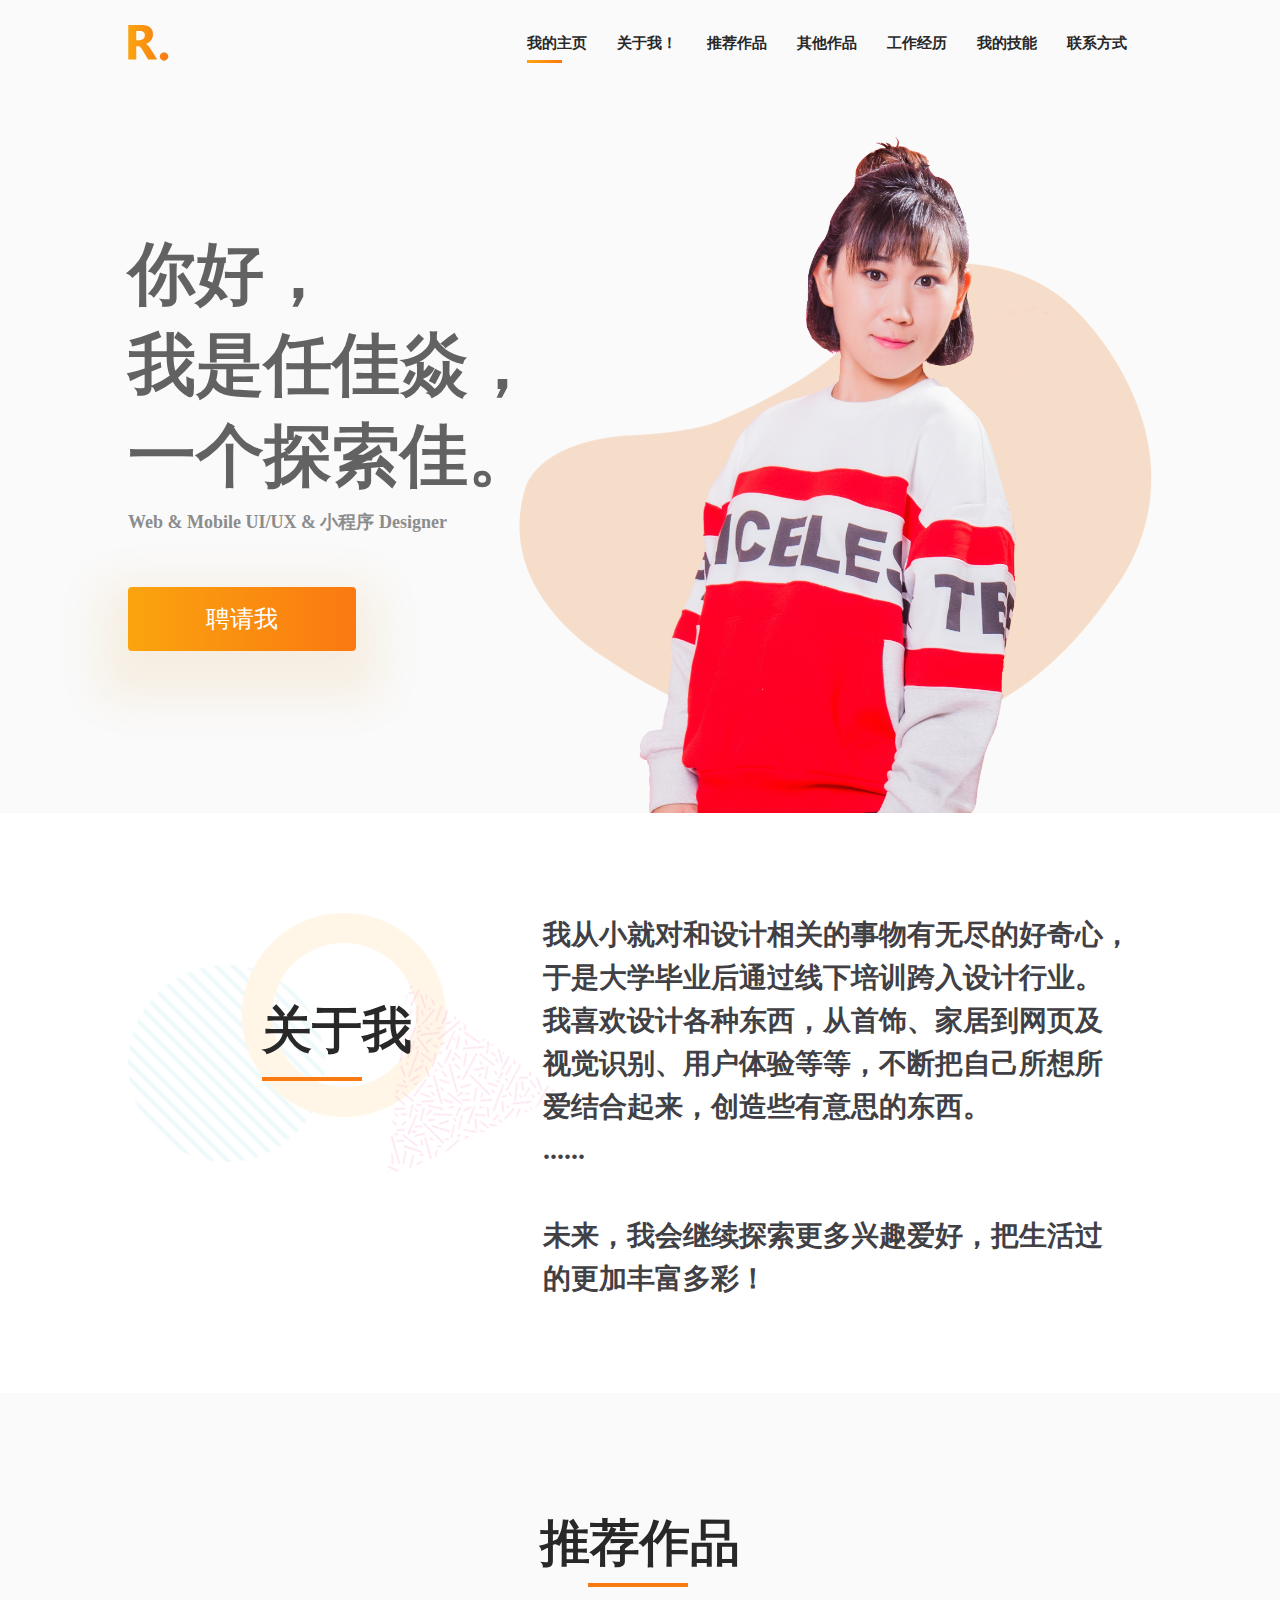
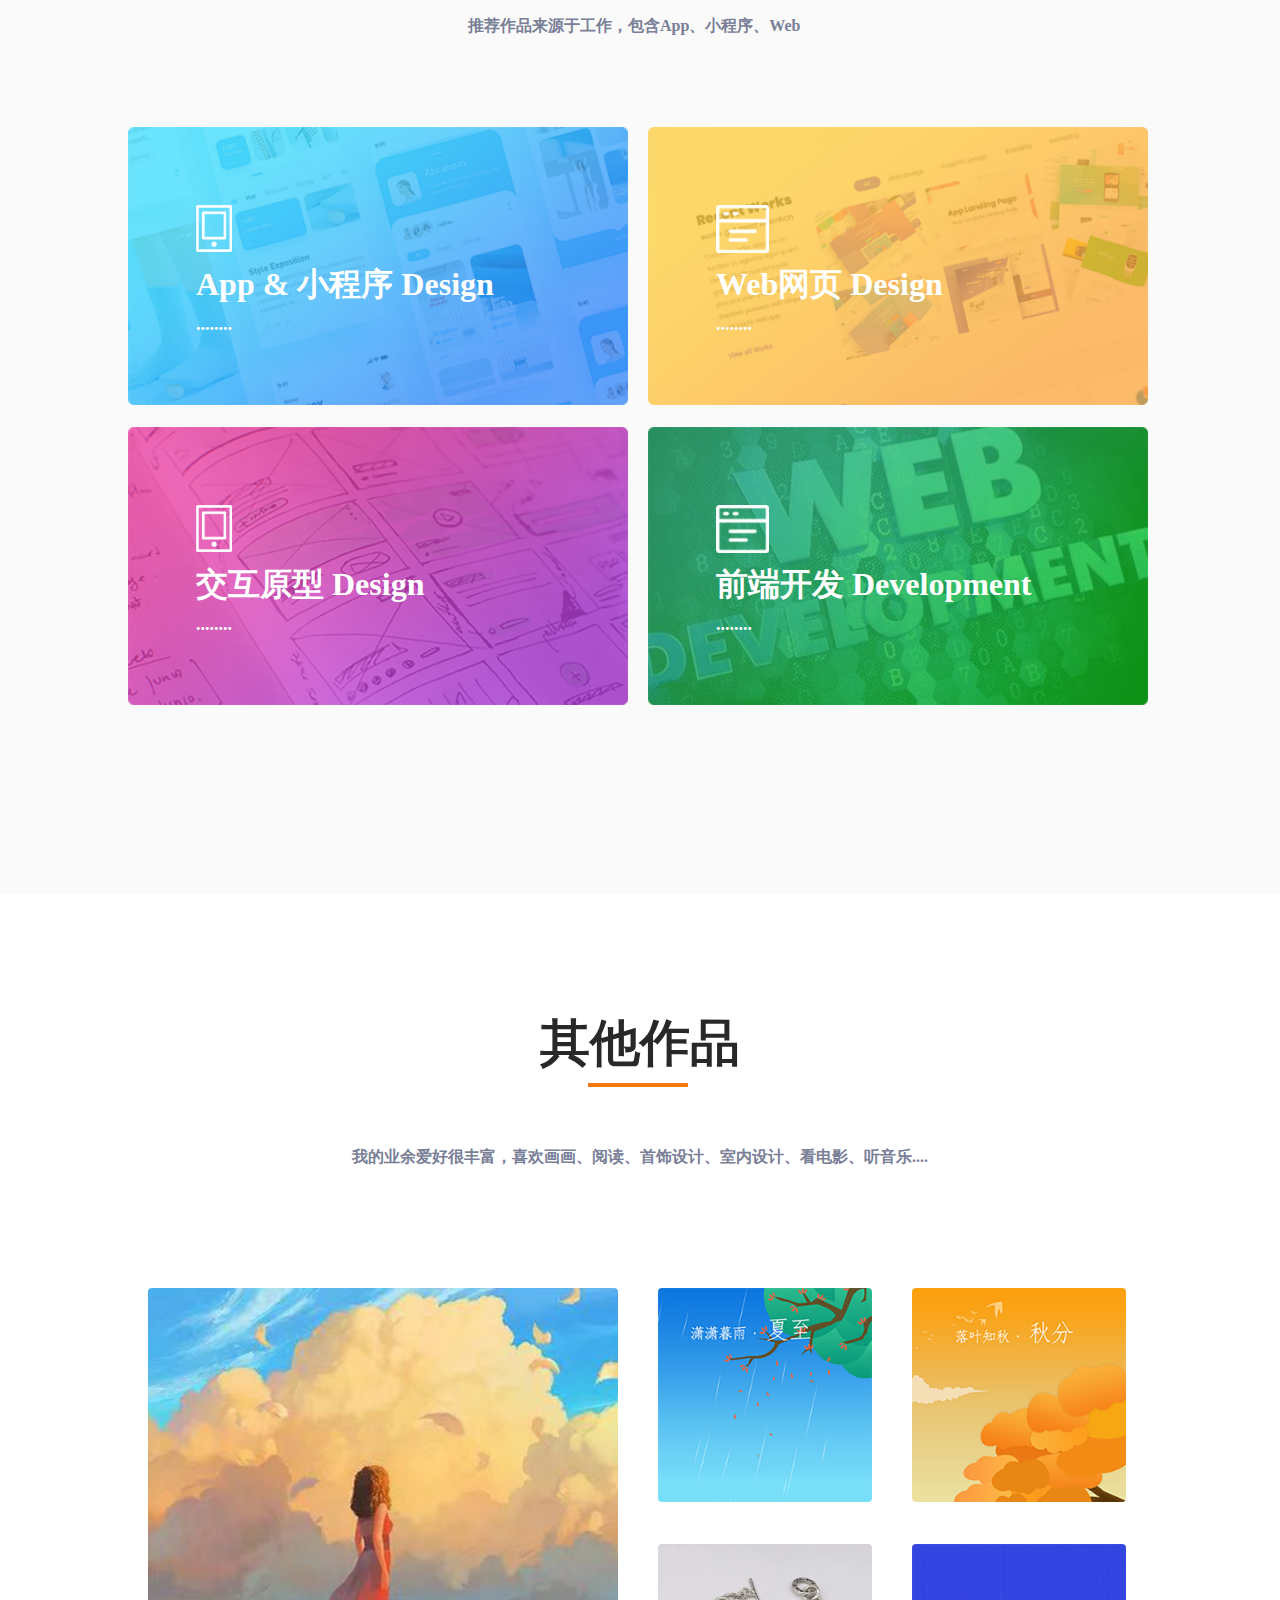
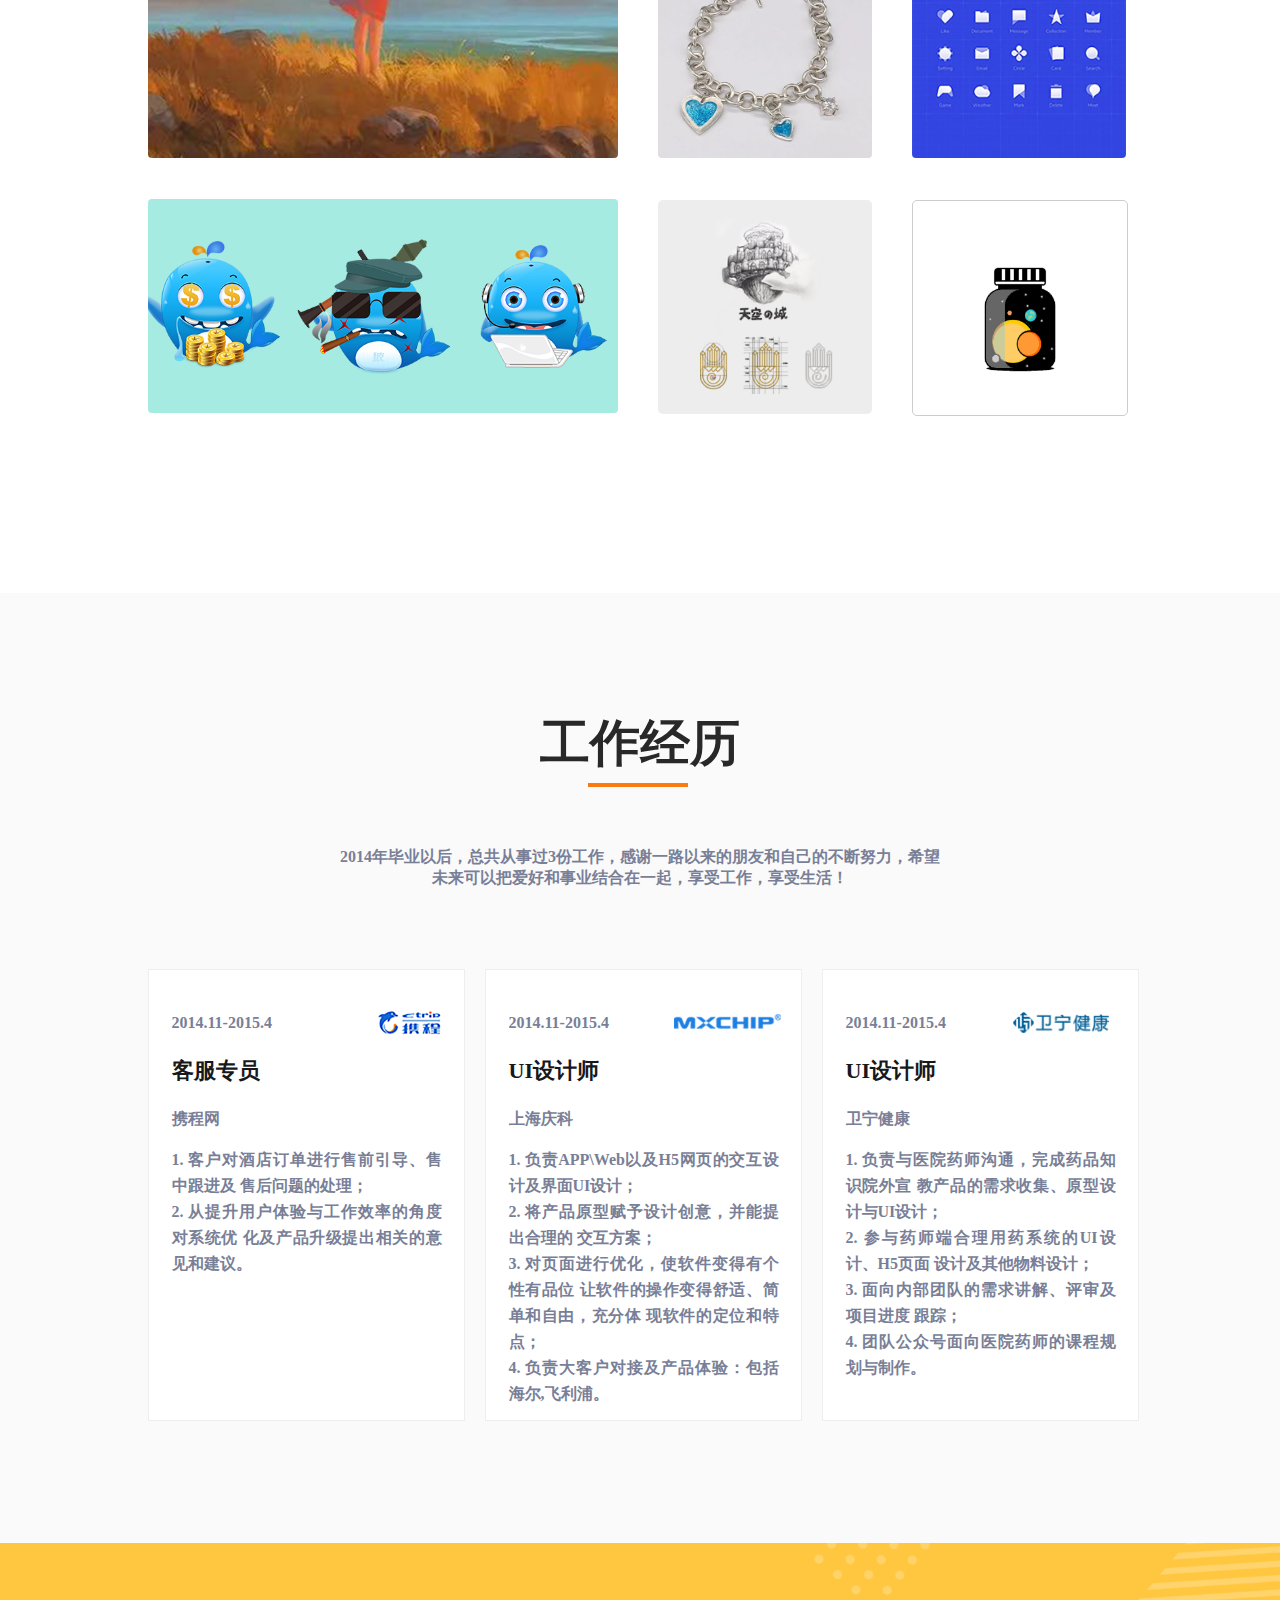
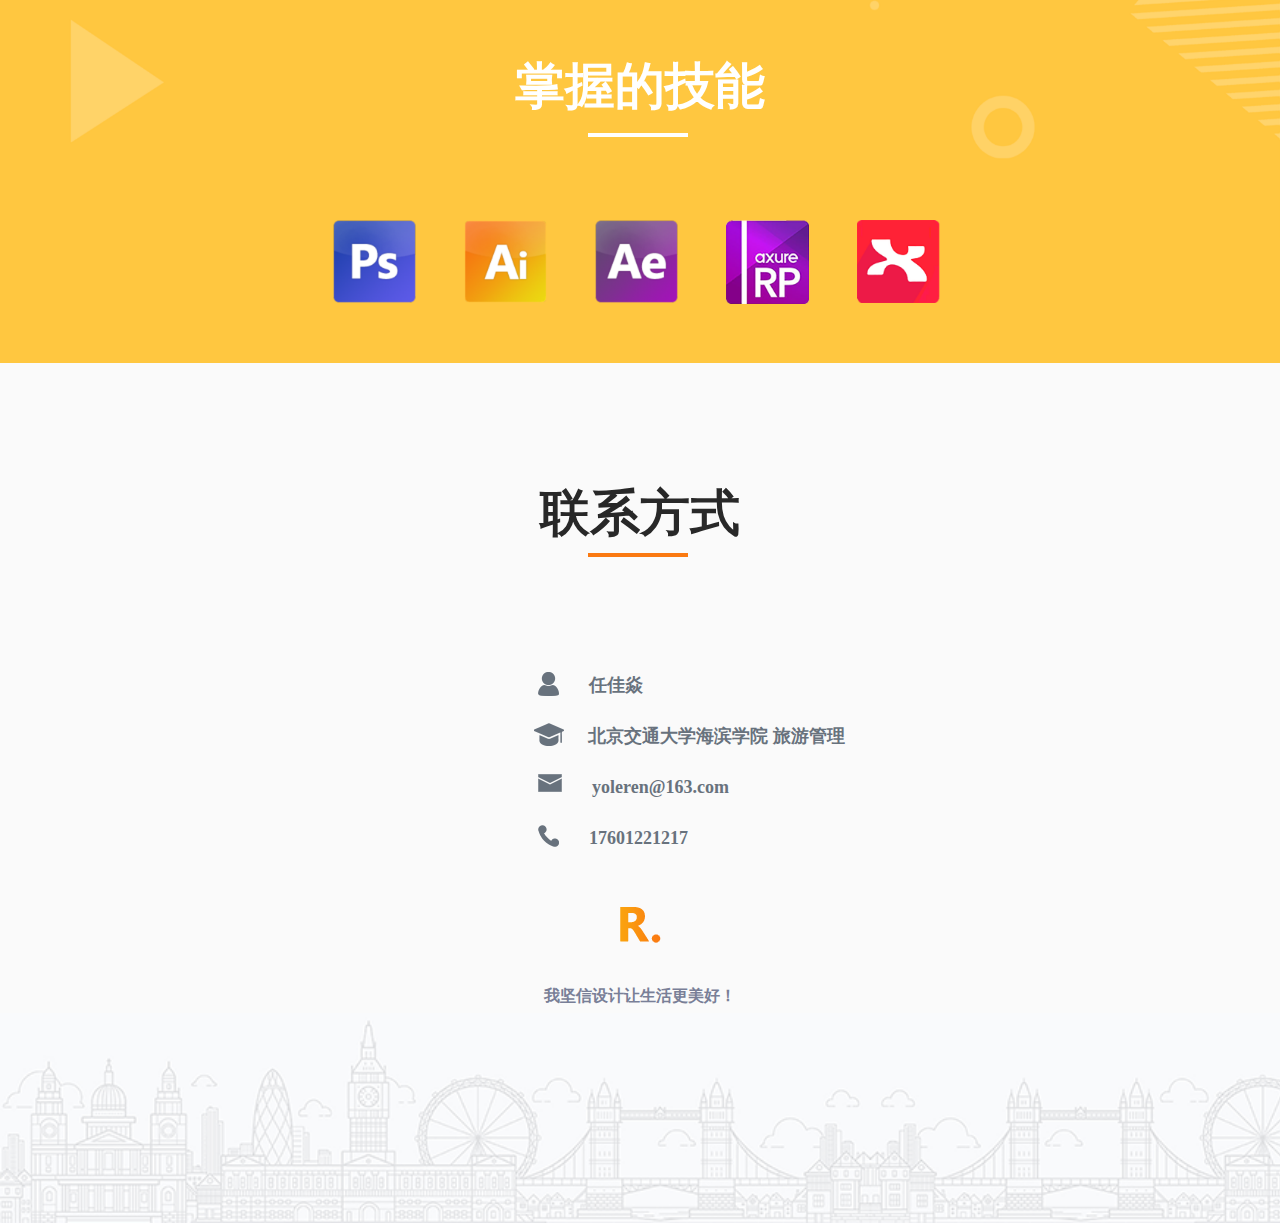
<file: index.html>
<!DOCTYPE html>
<html lang="en">
<head>
	<meta charset="UTF-8">
	<title>Document</title>
	<link rel="stylesheet" type="text/css" href="css/index.css">
	<link rel="stylesheet" type="text/css" href="css/animate.css">
</head>
<body>
	<!-- 头部 -->
	<header class="header">
	    <div class="header__wrap  header_animate_fadeInDown">
	        <div class="logo"></div>
	        <nav class="nav">
				<a href="javascript:;" class="nav-item  nav-item_status_active">我的主页</a>
				<a href="javascript:;" class="nav-item">关于我！</a>
				<a href="javascript:;" class="nav-item">推荐作品</a>
				<a href="javascript:;" class="nav-item">其他作品</a>
				<a href="javascript:;" class="nav-item">工作经历</a>
				<a href="javascript:;" class="nav-item">我的技能</a>
				<a href="javascript:;" class="nav-item">联系方式</a>
                <div class="nav-line"></div>
	        </nav>
	    </div>
	</header>
	<!-- banner -->
	<div class="banner">
		<div class="banner__wrap">
			<div class="left">
				<div class="introduce">
					你好，<br/>
					我是任佳焱，<br/>
					一个探索佳。
				</div>
				<div class="introduction">Web & Mobile UI/UX & 小程序 Designer</div>
				<button class="hire">聘请我</button>
			</div>
			<div class="right">
				<div class="people"></div>
				<div class="bg"></div>
			</div>
		</div>
	</div>
	<!-- 关于我 -->
	<div class="aboutme">
		<div class="aboutme__wrap">
			<div class="left">
				<div class="bg"></div>
				<div class="about">关于我</div>
				<div class="wordline"></div>
			</div>
			<div class="right">
				我从小就对和设计相关的事物有无尽的好奇心，<br/>
				于是大学毕业后通过线下培训跨入设计行业。<br/>
				我喜欢设计各种东西，从首饰、家居到网页及<br/>
				视觉识别、用户体验等等，不断把自己所想所<br/>
				爱结合起来，创造些有意思的东西。<br/>
				 <p>......</p><br/>
				未来，我会继续探索更多兴趣爱好，把生活过<br/>
				的更加丰富多彩！<br/>
			</div>
		</div>
	</div>
	<!-- 推荐作品 -->
	<div class="recommend" id="here">
		<div class="recommend__wrap">
			<div class="top">
				<div class="works">推荐作品</div>
				<div class="wordline"></div>
				<div class="remarks">推荐作品来源于工作，包含App、小程序、Web</div>
			</div>
			<div class="main">
				<div class="app">
					<div class="contain">
						<div class="img"></div>
						<div class="title">App & 小程序 Design</div>
						<div class="remarks">........</div>
					</div>
					<div class="mask">
						<div class="word">
							<a  href="./index2.html" target="_self">查看作品</a>
						</div>
					</div>
				</div>
				<div class="web">
					<div class="contain">
						<div class="img"></div>
						<div class="title">Web网页 Design</div>
						<div class="remarks">........</div>
					</div>
 					<div class="mask">
 						<div class="word">
 							<a  href="./index3.html" target="_self">查看作品</a>
 						</div>
 					</div>
				</div>
				<div class="prototype">
					<div class="contain">
						<div class="img"></div>
						<div class="title">交互原型 Design</div>
						<div class="remarks">........</div>
					</div>
 					<div class="mask">
 						<div class="word">
 							<a  href="./index4.html" target="_self">查看作品</a>
 						</div>
 					</div>
				</div>
				<div class="code">
					<div class="contain">
						<div class="img"></div>
						<div class="title">前端开发 Development</div>
						<div class="remarks">........</div>
					</div>
 					<div class="mask">
 						<div class="word">
 							<a  href="./index5.html" target="_self">查看作品</a>
 						</div>
 					</div>
				</div>
			</div>
		</div>
	</div>
	<!-- 其他作品 -->
	<div class="onther">
		<div class="onther__wrap">
			<div class="top">
				<div class="works">其他作品</div>
				<div class="wordline"></div>
				<div class="remarks">我的业余爱好很丰富，喜欢画画、阅读、首饰设计、室内设计、看电影、听音乐....</div>
			</div>
			<div class="main">
				<div class="box">
					<div class="box1"></div>
					<table class="box2">
						<tr>
							<td class="pic1"></td>
							<td class="pic2"></td>
						</tr>
						<tr>
							<td class="pic3"></td>
							<td class="pic4"></td>
						</tr>
					</table>
					<div class="box3">
						<ul>
							<li class="one"></li>
							<li class="two"></li>
							<li class="three"></li>
							<li class="four"></li>
							<li class="five"></li>
							<li class="six"></li>
							<li class="sveen"></li>
							<li class="eight"></li>
							<li class="nine"></li>
						</ul>
					</div>
					<table class="box4">
						<tr>
							<td class="img-list">
								<div class="pic5"></div>
<!-- 								<div class="pic51"></div> -->
							</td>
							<td>
								<div class="pic6"></div>
							</td>
						</tr>
					</table>
				</div>
			</div>
		</div>
	</div>
	<!-- 工作经历 -->
	<div class="experience">
		<div class="experience__wrap">
			<div class="top">
				<div class="works">工作经历</div>
				<div class="wordline"></div>
				<div class="remarks">2014年毕业以后，总共从事过3份工作，感谢一路以来的朋友和自己的不断努力，希望<br/>
				未来可以把爱好和事业结合在一起，享受工作，享受生活！
				</div>
			</div>
			<div class="main">
				<div class="box">
					<div class="box__wrap">
						<p class="word1">2014.11-2015.4</p>
						<p class="word2">客服专员</p>
						<p class="word3">携程网</p>
						<p class="word4">
							1. 客户对酒店订单进行售前引导、售中跟进及
							售后问题的处理；<br/>
							2. 从提升用户体验与工作效率的角度对系统优
							化及产品升级提出相关的意见和建议。
						</p>
						<div class="xc1"></div>
					</div>
				</div>
				<div class="box">
					<div class="box__wrap">
						<p class="word1">2014.11-2015.4</p>
						<p class="word2">UI设计师</p>
						<p class="word3">上海庆科</p>
						<p class="word4">
							1. 负责APP\Web以及H5网页的交互设计及界面UI设计；<br/>
							2. 将产品原型赋予设计创意，并能提出合理的
							交互方案；<br/>
							3. 对页面进行优化，使软件变得有个性有品位
							让软件的操作变得舒适、简单和自由，充分体
							现软件的定位和特点；<br/>
							4. 负责大客户对接及产品体验：包括海尔,飞利浦。
						</p>
						<div class="xc2"></div>
					</div>
				</div>
				<div class="box">
					<div class="box__wrap">
						<p class="word1">2014.11-2015.4</p>
						<p class="word2">UI设计师</p>
						<p class="word3">卫宁健康</p>
						<p class="word4">
							1. 负责与医院药师沟通，完成药品知识院外宣
							教产品的需求收集、原型设计与UI设计；<br/>
							2. 参与药师端合理用药系统的UI设计、H5页面
							设计及其他物料设计；<br/>
							3. 面向内部团队的需求讲解、评审及项目进度
							跟踪；<br/>
							4. 团队公众号面向医院药师的课程规划与制作。
						</p>
						<div class="xc3"></div>
					</div>
				</div>
			</div>
		</div>
	</div>
	<!-- 掌握的技能 -->
	<div class="skill">
		<div class="skill__wrap">
			<div class="works">掌握的技能</div>
			<div class="wordline"></div>
			<div class="icon">
				<div class="icons icon1"></div>
				<div class="icons icon2"></div>
				<div class="icons icon3"></div>
				<div class="icons icon4"></div>
				<div class="icons icon5"></div>
			</div>
		</div>
	</div>
	<!-- 联系方式 -->
	<div class="contact">
		<div class="contact__wrap">
			<div class="top">
				<div class="works">联系方式</div>
				<div class="wordline"></div>
			</div>
			<div class="message">
				<div class="ms">
					<div class="pic1"></div>
					<div class="name">任佳焱</div>
				</div>
				<div class="ms">
					<div class="pic2"></div>
					<div class="name">北京交通大学海滨学院  旅游管理</div>
				</div>
				<div class="ms">
					<div class="pic3"></div>
					<div class="name">yoleren@163.com</div>
				</div>
				<div class="ms">
					<div class="pic4"></div>
					<div class="name">17601221217</div>
				</div>
			</div>
			<div class="ends">
				<div class="ren"></div>
				<div class="end">我坚信设计让生活更美好！</div>
			</div>
		</div>
		<div class="illustration"></div>
	</div>
	<!-- 侧边栏 -->
	<div class="outline">
        <a href="javascript:;" class="outline__item  outline__item_status_active">我的主页</a>
        <a href="javascript:;" class="outline__item">关于我！</a>
        <a href="javascript:;" class="outline__item">推荐作品</a>
        <a href="javascript:;" class="outline__item">其他作品</a>
        <a href="javascript:;" class="outline__item">工作经历</a>
        <a href="javascript:;" class="outline__item">我的技能</a>
        <a href="javascript:;" class="outline__item">联系方式</a>
    </div>
    <div class="outline2"><a href=""></a></div>
    <script type="text/javascript" src="js/base.js"></script>  
    <script type="text/javascript" src="js/index.js"></script> 
    <script type="text/javascript" src="js/jquery-3.4.1.js"></script>  
    <script type="text/javascript" src="js/jquery-3.4.1.min.js"></script>  
</body>
</html>
</file>
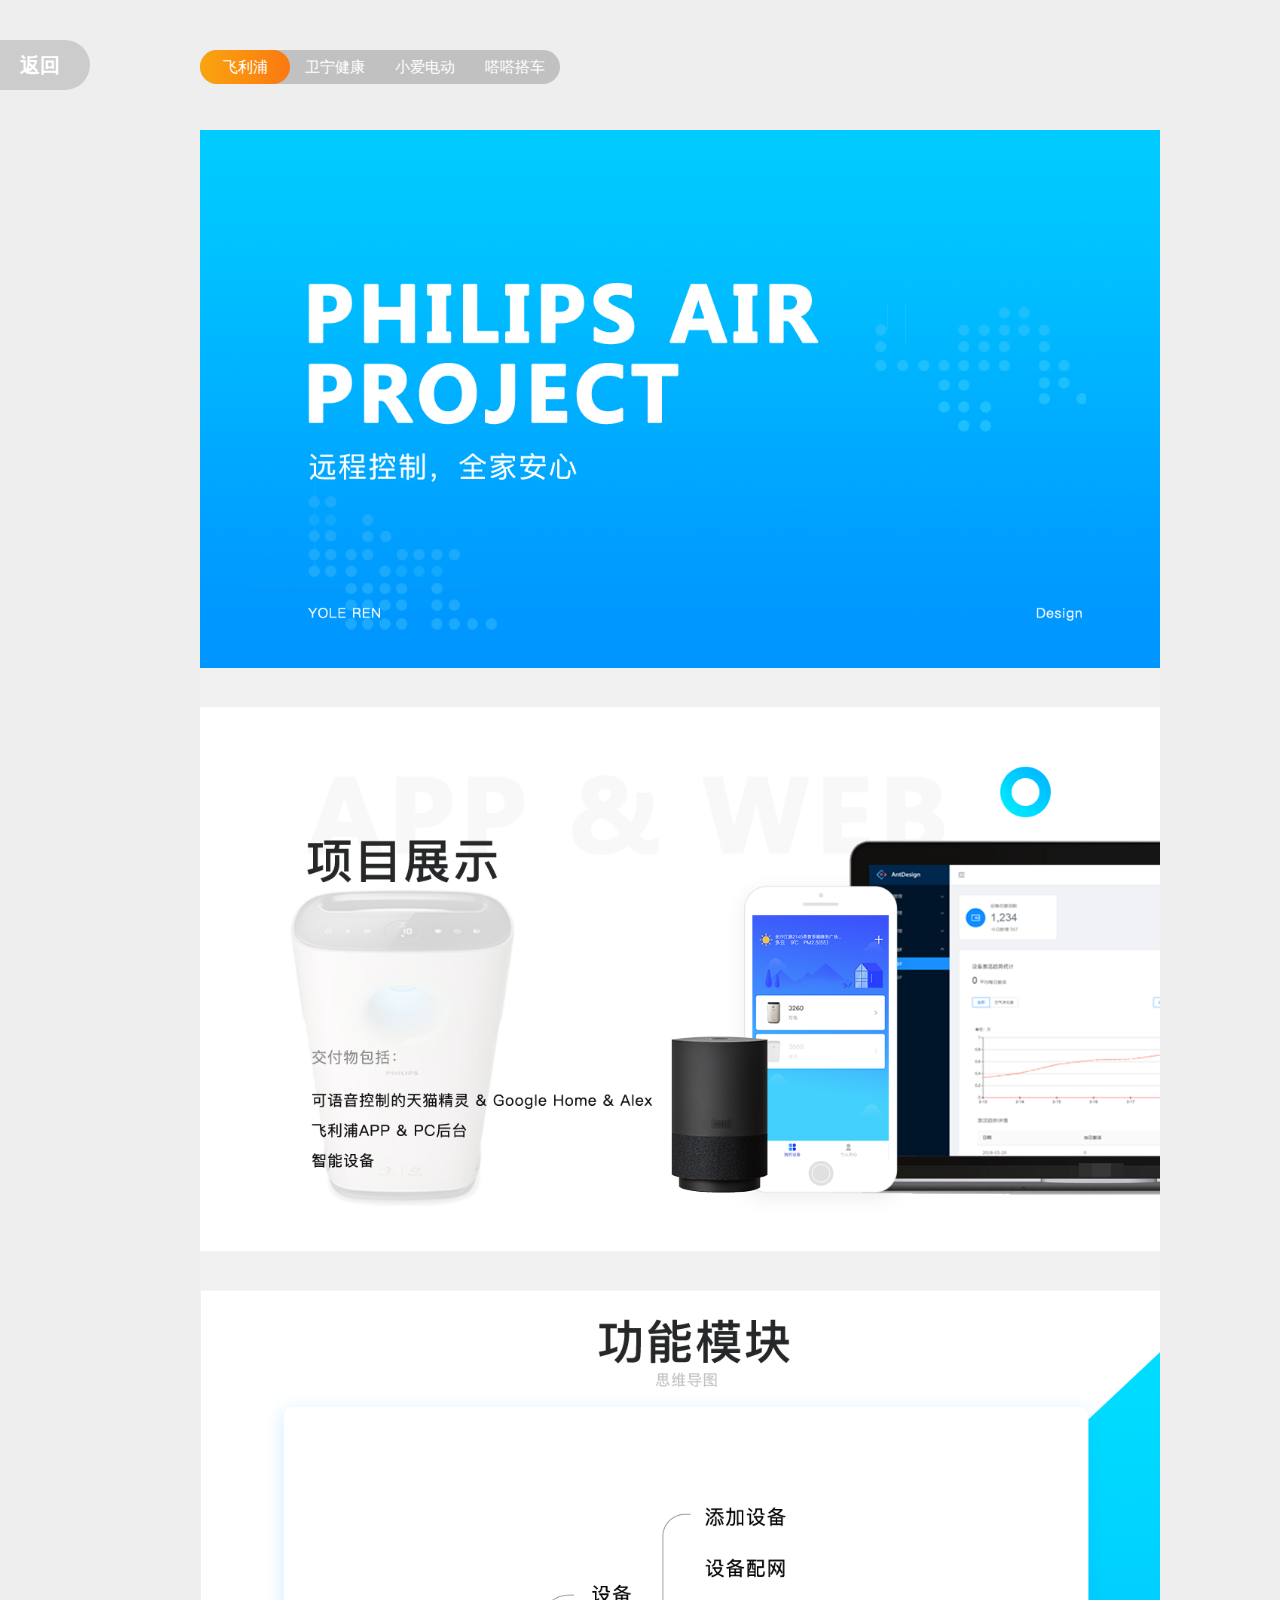
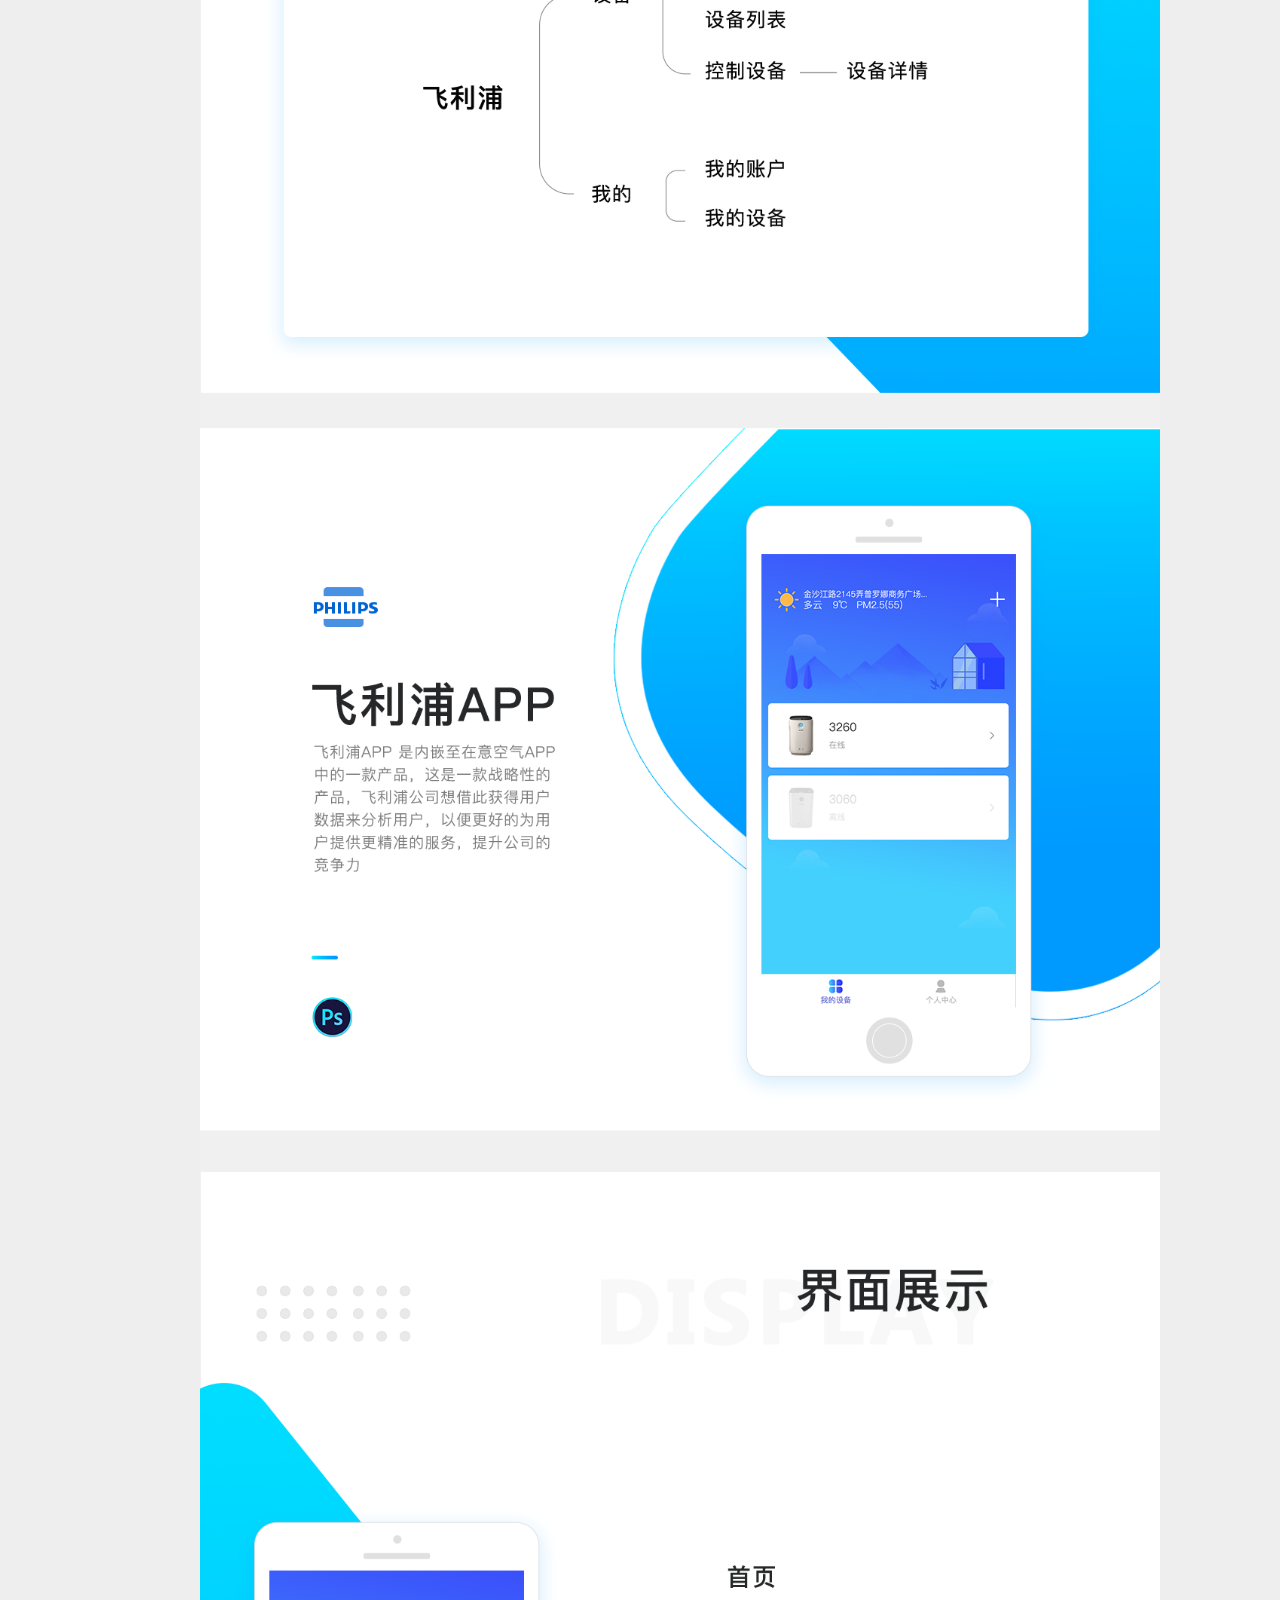
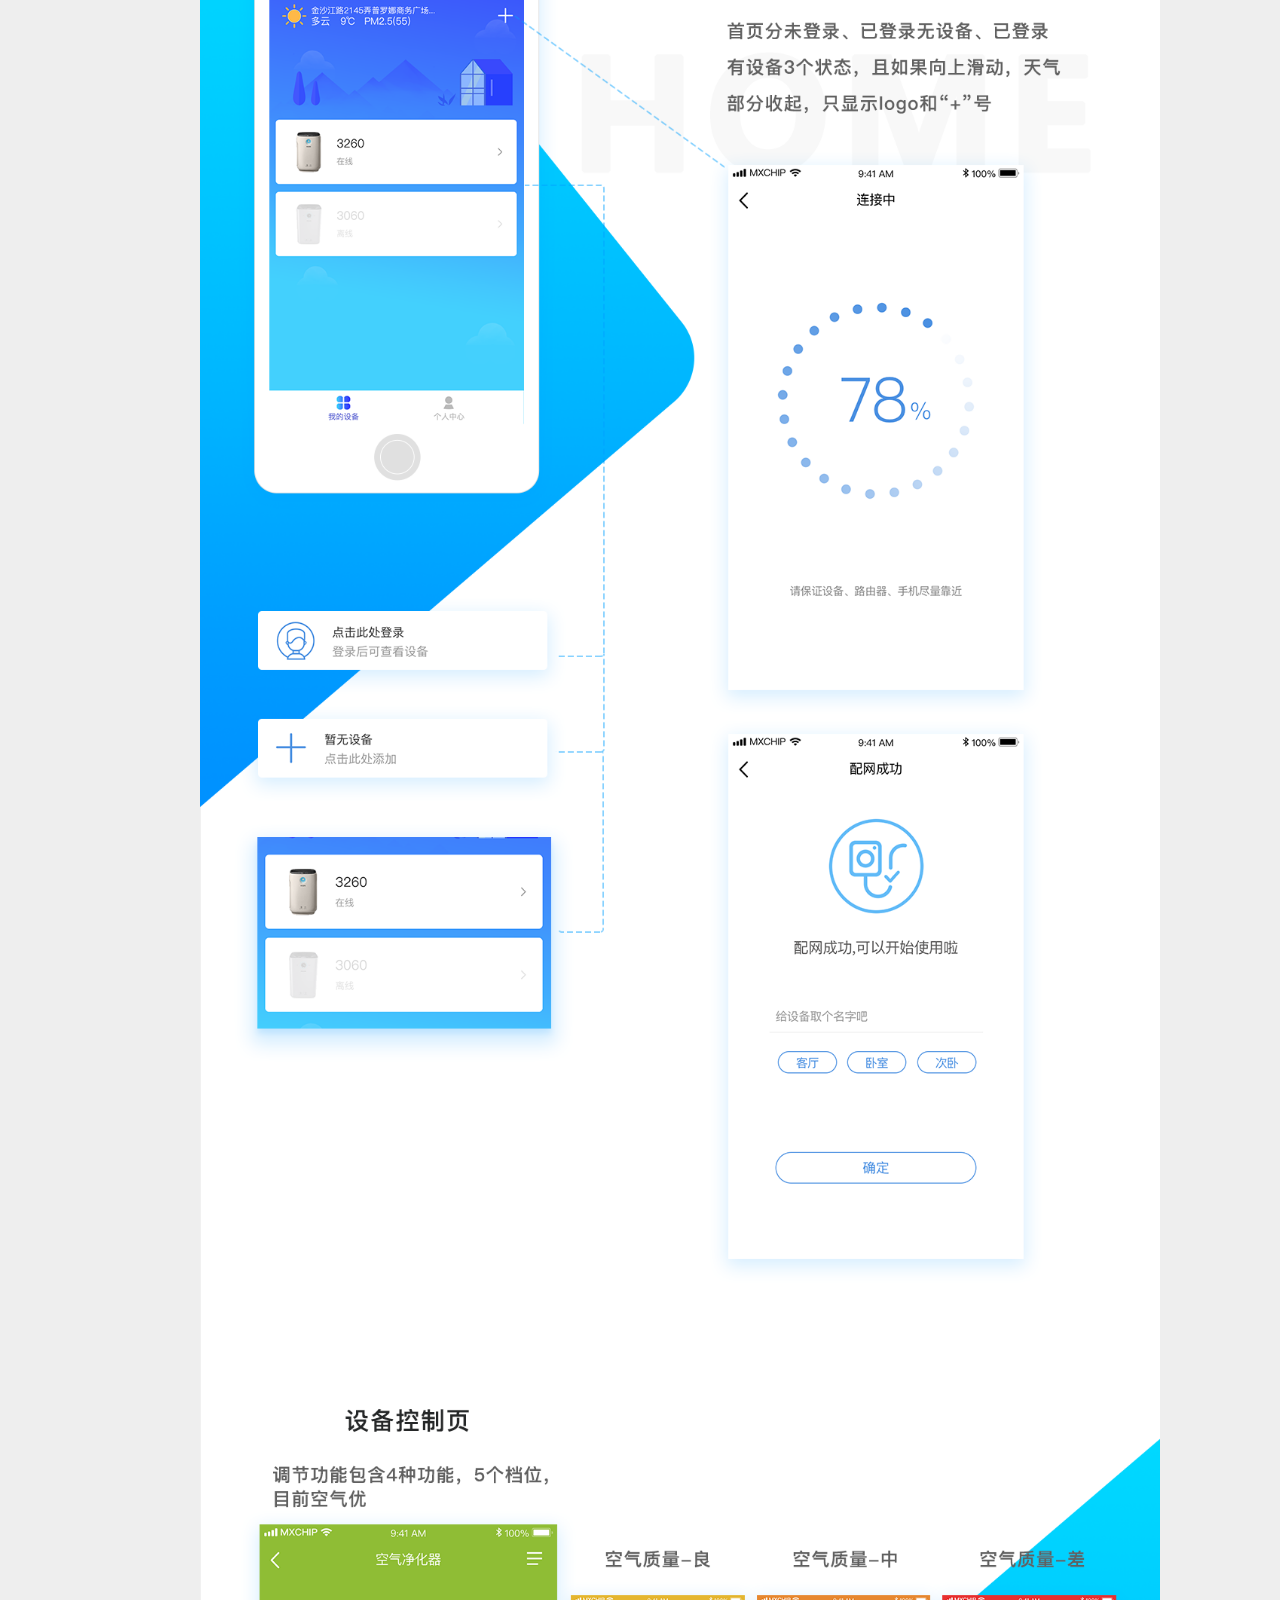
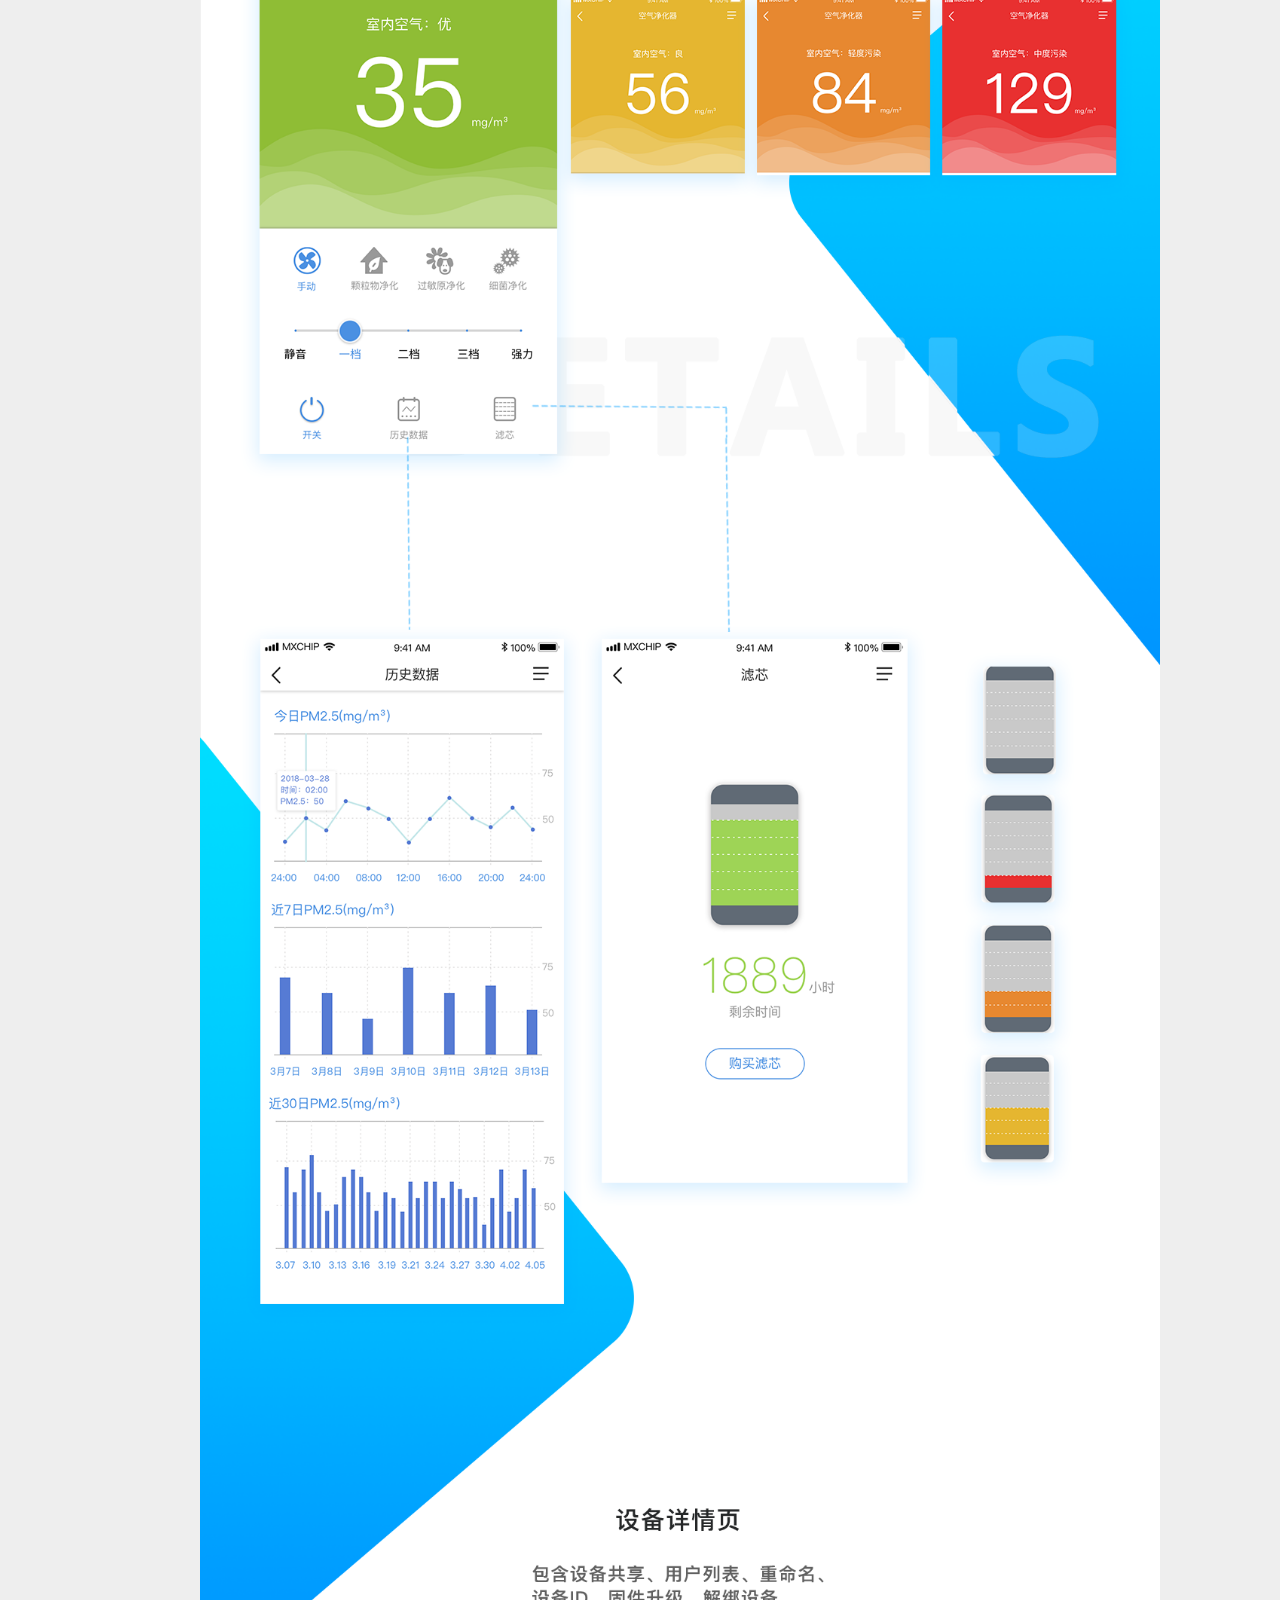
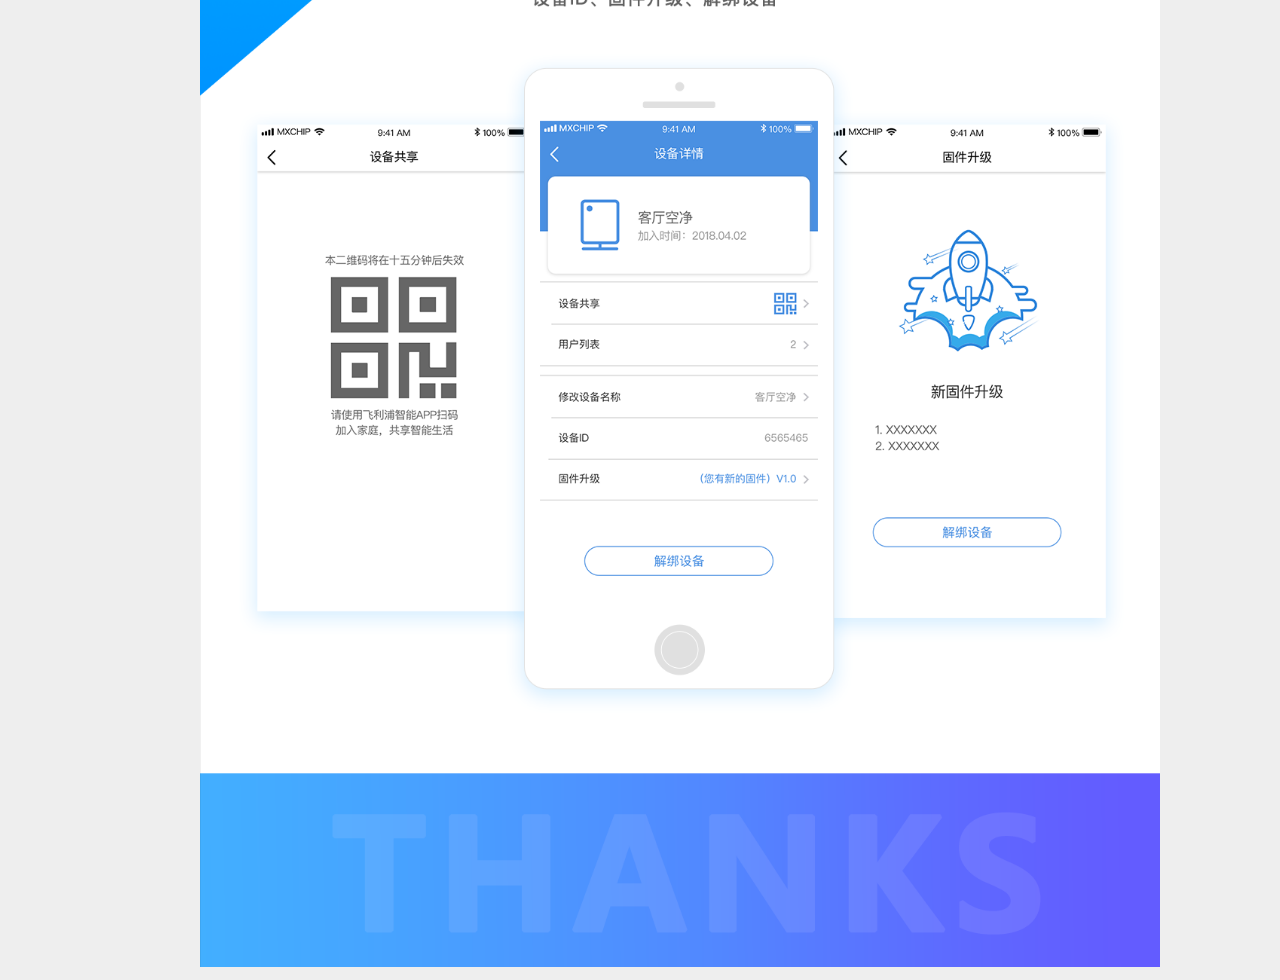
<file: index2.html>
<!DOCTYPE html>
<html lang="en">
<head>
	<meta charset="UTF-8">
	<title>Document</title>
	<link rel="stylesheet" type="text/css" href="css/index2.css">
</head>
<body>
<div class="content-tab">
<div class="caption">
	<a href="#8" class="nav-item  nav-item_status_active" >飞利浦</a>
	<a href="#8" class="nav-item">卫宁健康</a>
	<a href="#8" class="nav-item">小爱电动</a>
	<a href="#7" class="nav-item">嗒嗒搭车</a>
	<div class="nav-line"></div>
</div>
	<div>
		<div class="bg1"></div>
		<div class="bg2"></div>
		<div class="bg3"></div>
		<div class="bg4"></div>
		<div class="backss"><a href="./index.html#here" target="_self">返回</a></div>
	</div>
	<!-- <div class="outline2"><a href=""></a></div> -->
</div>
	<script type="text/javascript" src="js/base.js"></script> 
	<script type="text/javascript" src="js/index2.js"></script>  	
</body>
</html>
</file>
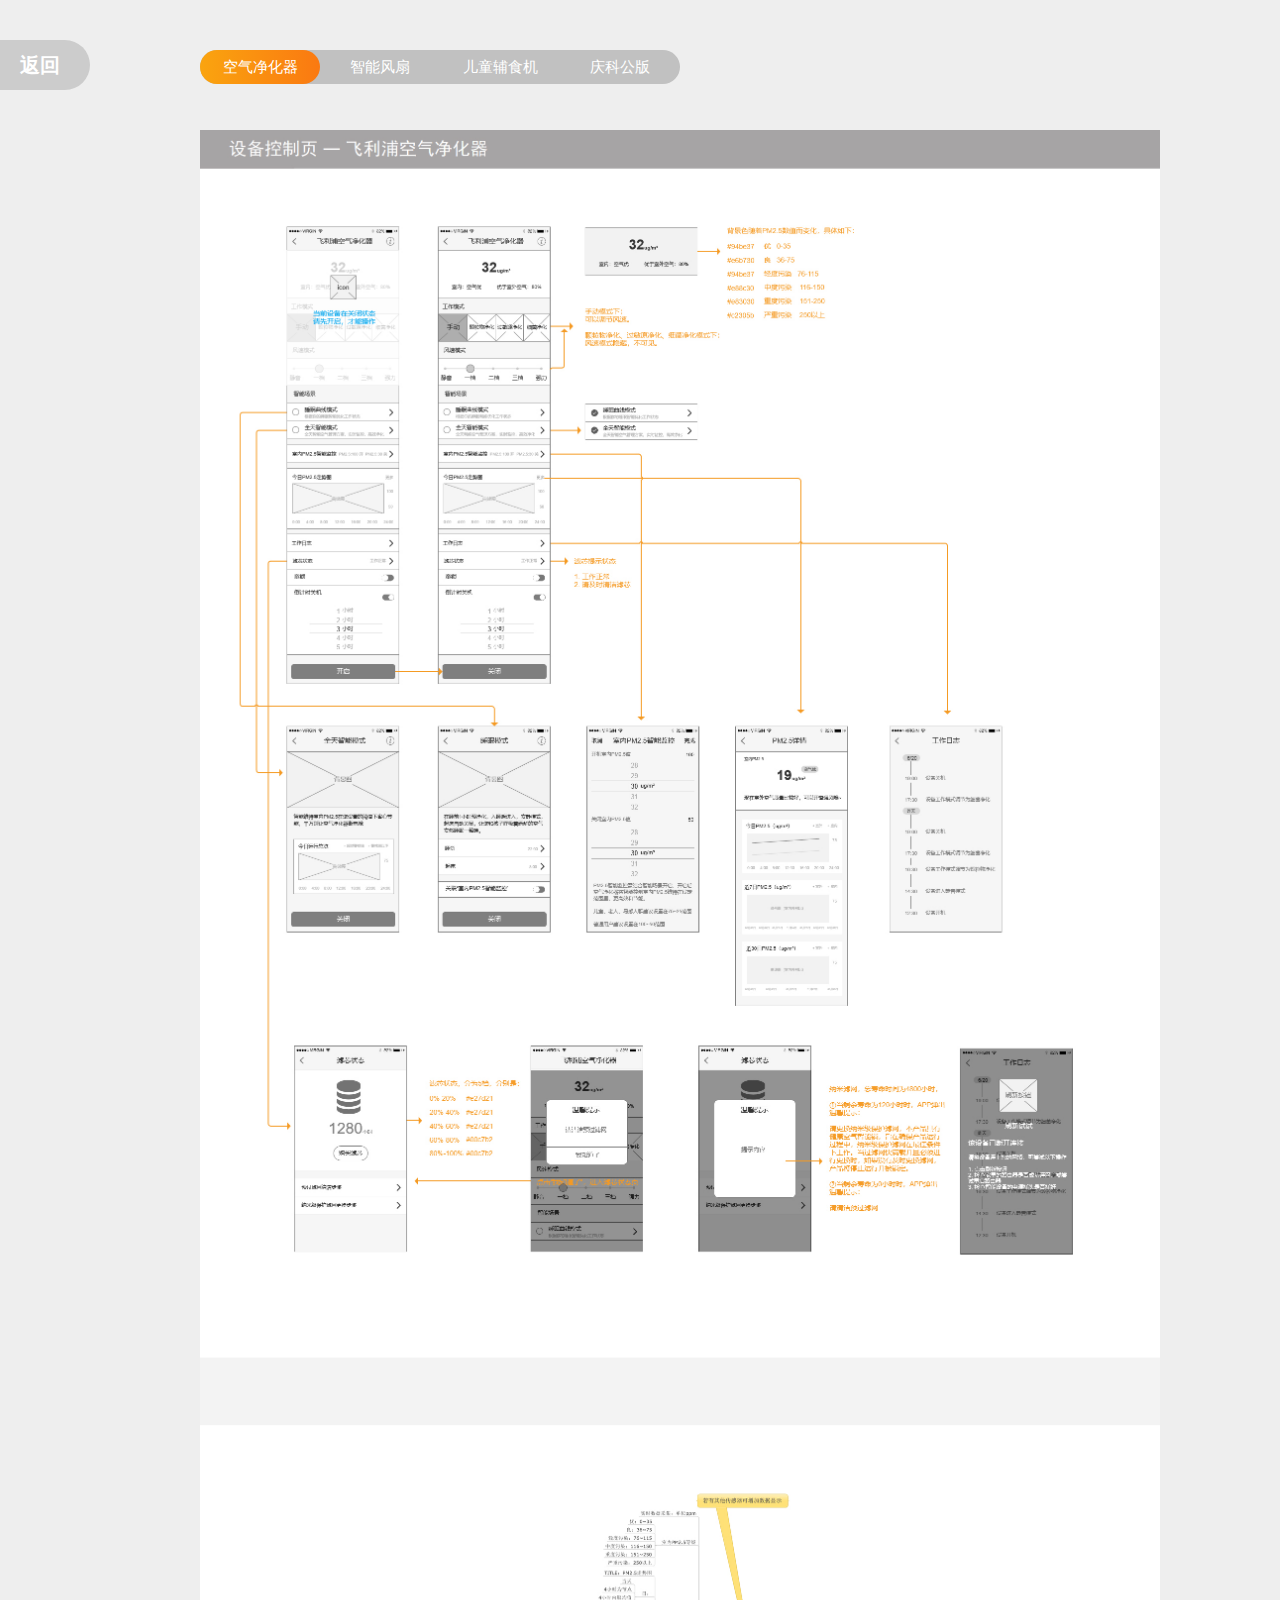
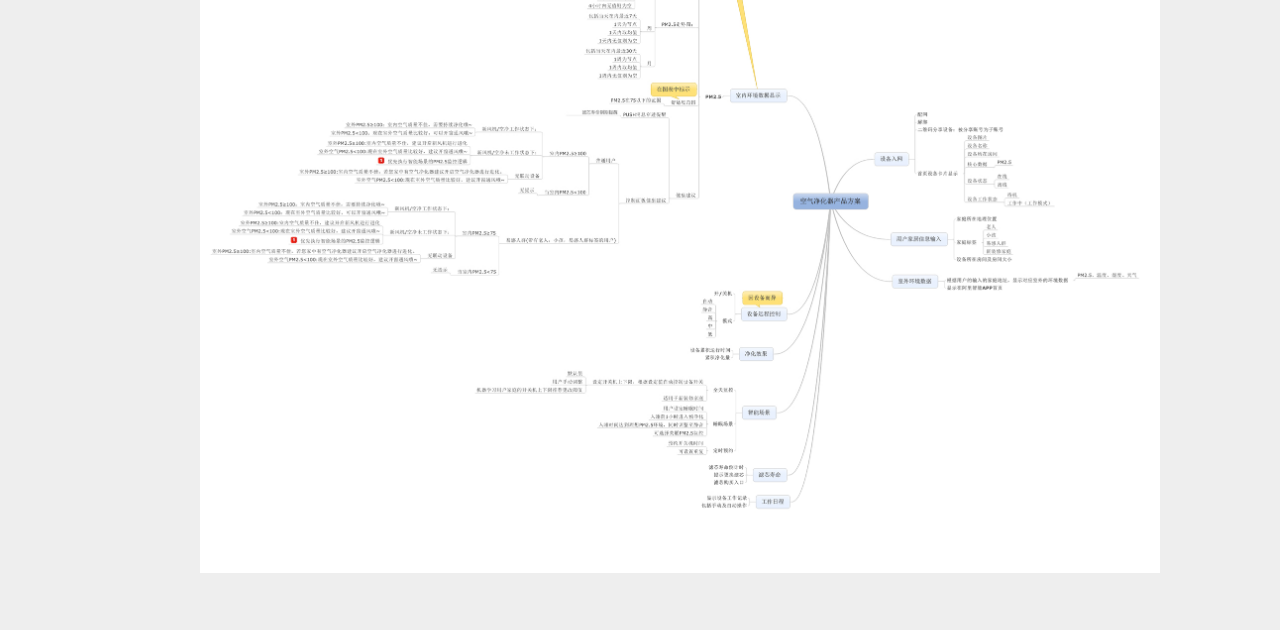
<file: index4.html>
<!DOCTYPE html>
<html lang="en">
<head>
	<meta charset="UTF-8">
	<title>Document</title>
	<link rel="stylesheet" type="text/css" href="css/index4.css">
</head>
<body>
<div class="content-tab">
<div class="caption">
	<a href="#8" class="nav-item  nav-item_status_active" >空气净化器</a>
	<a href="#8" class="nav-item">智能风扇</a>
	<a href="#8" class="nav-item">儿童辅食机</a>
	<a href="#8" class="nav-item">庆科公版</a>
	<div class="nav-line"></div>
</div>
	<div>
		<div class="bg1"></div>
		<div class="bg2"></div>
		<div class="bg3"></div>
		<div class="bg4"></div>
		<div class="backss"><a  href="./index.html#here" target="_self">返回</a></div>
	</div>
	<!-- <div class="outline2"><a href=""></a></div> -->
</div>
	<script type="text/javascript" src="js/base.js"></script> 
	<script type="text/javascript" src="js/index4.js"></script>  	
</body>
</html>
</file>
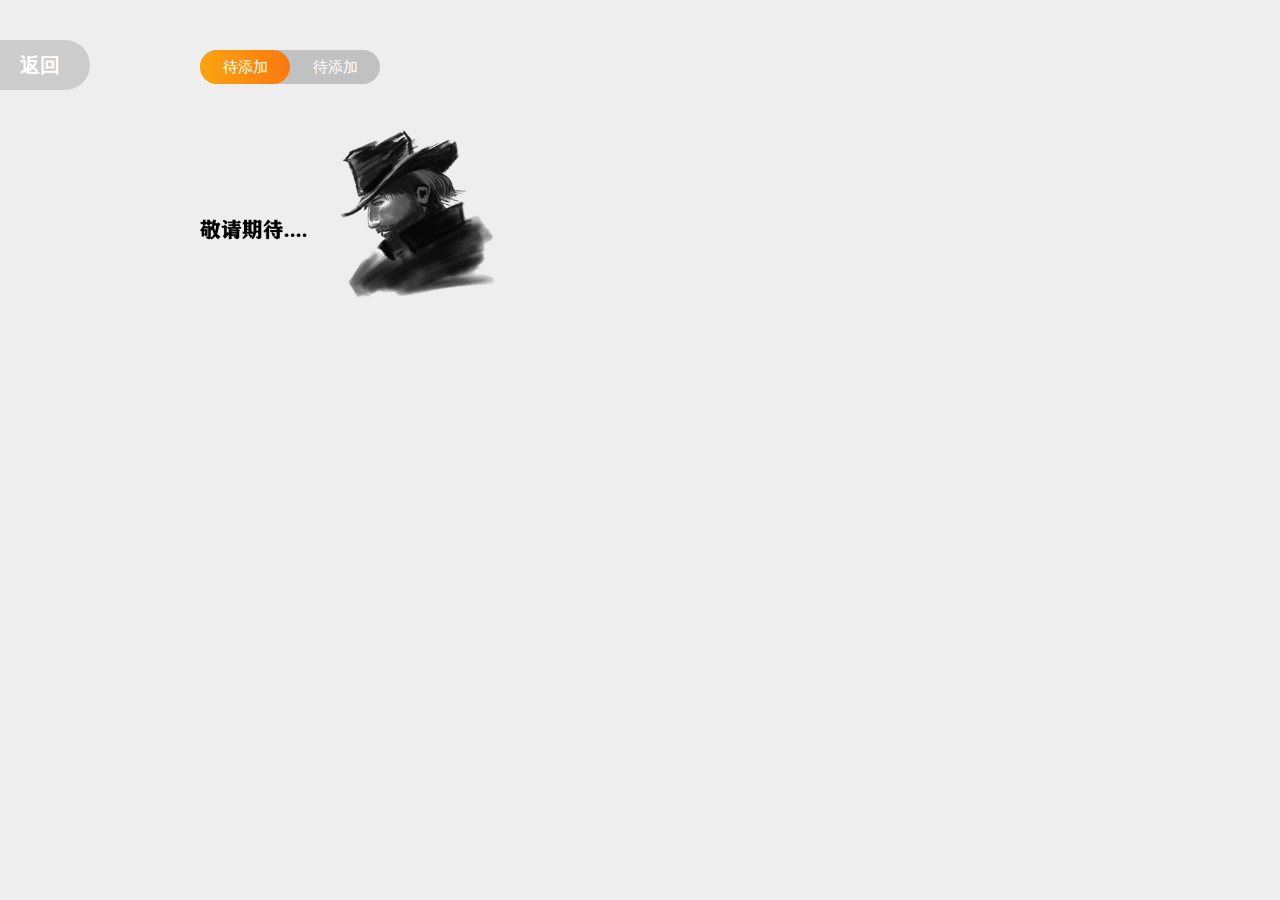
<file: index5.html>
<!DOCTYPE html>
<html lang="en">
<head>
	<meta charset="UTF-8">
	<title>Document</title>
	<link rel="stylesheet" type="text/css" href="css/index5.css">
</head>
<body>
<div class="content-tab">
<div class="caption">
	<a href="#8" class="nav-item  nav-item_status_active" >待添加</a>
	<a href="#8" class="nav-item">待添加</a>
	<div class="nav-line"></div>
</div>
	<div>
		<div class="bg1"></div>
		<div class="bg2"></div>
		<div class="backss"><a href="./index.html#here" target="_self">返回</a></div>
	</div>
	<!-- <div class="outline2"><a href=""></a></div> -->
</div>
	<script type="text/javascript" src="js/base.js"></script> 
	<script type="text/javascript" src="js/index5.js"></script>  	
</body>
</html>
</file>
<file: css/index.css>
body{
	margin: 0;
	padding: 0;
	text-align: center;
	font-family: "宋体";
	font-weight: bold;
}

/* 头部 */
.header{
	background-size: cover;
	background-color: #fafafa;
}
.header__wrap{
	width: 1024px;
	height: 87px;
	margin: 0 auto;
	line-height: 87px;
	position: relative;
}
.logo{
	background: url(../img/logo.png) no-repeat;
	width: 41px;
	height: 36px;
	float: left;
	margin-top: 25px;
}
.nav{
	line-height: 87px;
	width: 800px;
	float: right;
	position: relative;
	left: 160px;
}
.nav-item{
	font-size: 15px;
	display: block;
	height: 87px;
	float: left;
	width: 70px;
	text-align: center;
	padding: 0 10px;
	position: relative;
	text-decoration: none;
	font-family: "苹方";
	color: #282828;
}
.nav-item:hover{
	color: #faa40f;
}
.nav-line{
	width: 35px;
	height: 3px;
	background: linear-gradient(to left, #fa7911, #faa40f);
	position: absolute;
	left: 15px;
    top: 60px;
    transition: all .5s;
}
.nav-item_status_active{
	font-weight: bold;
}

/* banner */
.banner{
	background-color: #fafafa;
	height: 726px;
}
.banner__wrap{
	width: 1024px;
	height: 736px;
	margin: 0 auto;
	position: relative;
}
.banner .left{
	float: left;
	margin-top: 142px;
}
.banner .left .introduce{
	width: 458px;
	height: 241px;
	font-size: 68px;
	color: rgba(98,98,98,1);
	text-align: left;
}
.banner .left .introduction{
	text-align: left;
	padding: 40px 0;
	font-size: 18px;
	color: rgba(140,140,140,1);
	z-index: 1;
	position: absolute;
}
.banner .left .hire{
	width: 228px;
	height: 64px;
	background: linear-gradient(to left, #fa7911, #faa40f);
	box-shadow: -2.3px 21.879px 43px 26px rgba(217,142,20,0.1);
	border: none;
	border-radius: 4px;
	font-size: 24px;
	color: #fff; 
	float: left;
	position: absolute;
	left: 0;
	top: 500px;
	outline: none;
}
.banner .left .hire:hover{
	color: #fa7911;
	background: #fff;
	border: 1px solid rgb(252, 173, 46);
	cursor: pointer;
}
.banner .right{
	float: right;
}
.banner .right .people{
	background: url(../img/people2.png) no-repeat;
	width: 514px;
    height: 676px;
    position: absolute;
    z-index: 2;
    right: 0;
    top: 50px;
    background-size: 80%;
}
.banner .right .bg{
	background: url(../img/people-bg.png) no-repeat;
	width: 633px;
	height: 480px;
	position: absolute;
	top: 176px;
	right: 0;
}

/* 关于我 */
.aboutme{
	height: 580px;
}
.aboutme__wrap{
	width: 1024px;
	height: 430px;
	margin: 0 auto;
	position: relative;
}
.aboutme__wrap .left{
	width: 431px;
	height: 260px;
}
.aboutme__wrap .left .bg{
	background: url(../img/纹理.png) no-repeat;
	width: 431px;
	height: 260px;
	position: absolute;
    top: 100px;
}
.aboutme__wrap .left .about{
	font-size: 50px;
	color: rgba(40,40,40,1);
	position: absolute;
	top: 184px;
	left: 134px;
}
.aboutme__wrap .left .wordline{
	width: 100px;
	height: 4px;
	background-color: #fa7911;
	position: absolute;
	left: 134px;
	top: 264px;
}
.aboutme__wrap .right{
	font-size: 28px;
	color: rgba(64,64,69,1);
	line-height: 43px;
	text-align: left;
	position: absolute;
	left: 415px;
	top: 100px;
	width: 630px;
}
.aboutme .right p{
	font-family: "苹方";
	margin: 0;
}

/* 推荐作品 */
.recommend{
	background-color: #fafafa;
}
.recommend__wrap{
	width: 1024px;
	height: 1100px;
	margin: 0 auto;
}
.recommend__wrap .top{
	padding-top: 117px;
	position: relative;
}
.recommend__wrap .top .works{
	font-size: 50px;
	color: rgba(40,40,40,1);
}
.recommend__wrap .top .wordline{
	width: 100px;
	height: 4px;
	background-color: #fa7911;
	position: absolute;
	top: 190px;
	left: 460px;
}
.recommend__wrap .top .remarks{
	font-size: 16px;
	color: rgba(121,127,151,1);
	position: absolute;
	left: 340px;
	top: 223px;
	font-family: "苹方";
}
.recommend__wrap .main{
	width: 1024px;
	height: 660px;
	position: relative;
}
.recommend__wrap .main .app{
	background: url(../img/app.png) no-repeat;
	width: 500px;
	height: 278px;
	float: left;
	background-size: 100%;
	position: absolute;
	top: 150px;
}
.recommend__wrap .main .web{
	background: url(../img/web.png) no-repeat;
	width: 500px;
	height: 278px;
	float: left;
	background-size: 100%;
	position: absolute;
	top: 150px;
	left: 520px;

}
.recommend__wrap .main .prototype{
	background: url(../img/prototype.png) no-repeat;
	width: 500px;
	height: 278px;
	float: left;
	background-size: 100%;
	position: absolute;
	top: 450px;
}
.recommend__wrap .main .code{
	background: url(../img/code.png) no-repeat;
	width: 500px;
	height: 278px;
	float: left;
	background-size: 100%;
	position: absolute;
	top: 450px;
	left: 520px;
}
.recommend__wrap .main .mask{
	opacity: 0;
	background-color: #000;
	width: 499px;
	height: 277px;
	background-size: 88%;
	position: absolute;
    top: 0;
    border-radius: 6px;
} 
/*.recommend__wrap .main .mask .word{
	color: #fff;
	border: 1px solid #fff;
	width: 110px;
	height: 50px;
	line-height: 50px;
    margin: 120px auto 0;
	border-radius: 50px;
}*/
.recommend__wrap .main .mask .word a{
	text-decoration: none;
	color: #fff;
	border: 1px solid #fff;
	width: 110px;
	height: 50px;
	line-height: 50px;
	border-radius: 50px;
	position: absolute;
    left: 190px;
    top: 110px;
}
.recommend__wrap .main .mask .word a:hover{
	background-color: #fff;
	color: #000; 
}
.recommend__wrap .main .app:hover  .mask{
	cursor: pointer;
	opacity: .4;
	background-color: #000;
	width: 499px;
	height: 277px;
	background-size: 88%;
	z-index: 6;
	position: absolute;
    top: 0;
    border-radius: 6px;
    -webkit-animation: scaleDraw .4s ease-in-out;
} 
.recommend__wrap .main .web:hover  .mask{
	cursor: pointer;
	opacity: .4;
	background-color: #000;
	width: 499px;
	height: 277px;
	background-size: 88%;
	z-index: 6;
	position: absolute;
    top: 0;
    border-radius: 6px;
    -webkit-animation: scaleDraw .4s ease-in-out;
} 
.recommend__wrap .main .prototype:hover  .mask{
	cursor: pointer;
	opacity: .4;
	background-color: #000;
	width: 499px;
	height: 277px;
	background-size: 88%;
	z-index: 6;
	position: absolute;
    top: 0;
    border-radius: 6px;
    -webkit-animation: scaleDraw .4s ease-in-out;
} 
.recommend__wrap .main .code:hover  .mask{
	cursor: pointer;
	opacity: .4;
	background-color: #000;
	width: 499px;
	height: 277px;
	background-size: 88%;
	z-index: 6;
	position: absolute;
    top: 0;
    border-radius: 6px;
    -webkit-animation: scaleDraw .4s ease-in-out;
} 
@keyframes scaleDraw { 
    0%{
        transform: scale(0);  开始为原始大小
    }
    100%{
        transform: scale(1);  开始为原始大小
    }
}   
.recommend__wrap .main .app .contain,
.recommend__wrap .main .web .contain,
.recommend__wrap .main .prototype .contain,
.recommend__wrap .main .code .contain{
	margin: 78px 0 0 68px;
}
.recommend__wrap .main .app .img{
	background: url(../img/appicon.png) no-repeat;
	width: 36px;
	height: 49px;
	background-size: 100%;
}
.recommend__wrap .main .app .title,
.recommend__wrap .main .web .title,
.recommend__wrap .main .prototype .title,
.recommend__wrap .main .code .title{
	color: #fff;
	text-align: left;
	font-size: 32px;
	font-family: "苹方";
	line-height: 60px;
}
.recommend__wrap .main .app .remarks,
.recommend__wrap .main .web .remarks,
.recommend__wrap .main .prototype .remarks,
.recommend__wrap .main .code .remarks{
	color: #fff;
	text-align: left;
	font-size: 18px;
	font-family: "苹方";
}
.recommend__wrap .main .web .img{
	background: url(../img/webicon.png) no-repeat;
	width: 53px;
	height: 49px;
	background-size: 100%; 
}
.recommend__wrap .main .prototype .img{
	background: url(../img/appicon.png) no-repeat;
	width: 36px;
	height: 49px;
	background-size: 100%; 
}
.recommend__wrap .main .code .img{
	background: url(../img/webicon.png) no-repeat;
	width: 53px;
	height: 49px;
	background-size: 100%; 

}

/* 其他作品 */
.onther__wrap{
	width: 1024px;
	height: 1300px;
	margin: 0 auto;
}
.onther__wrap .top{
	padding-top: 117px;
	position: relative;
}
.onther__wrap .top .works{
	font-size: 50px;
	color: rgba(40,40,40,1);
}
.onther__wrap .top .wordline{
	width: 100px;
	height: 4px;
	background-color: #fa7911;
	position: absolute;
	top: 190px;
	left: 460px;
}
.onther__wrap .top .remarks{
	font-size: 16px;
	color: rgba(121,127,151,1);
	margin-top: 70px;
	font-family: "苹方";
}
.onther__wrap .main{
	position: relative;
	margin-left: 20px;
}
.onther__wrap .main .box{
	margin: 120px auto 0;
	position: relative;
}
.onther__wrap .main .box1{
	float: left;
	width: 470px;
	height: 470px;
	background: url(../img/1.png) no-repeat;
	background-size: 100%;
	border-radius: 4px;
	transition: all .5s;
}
.onther__wrap .main .box1:hover{
	box-shadow:0 0 25px rgba(100,100,100,.2); 
	transform: scale(1.05);
}
.onther__wrap .main td:hover{
	box-shadow:0 0 25px rgba(0,0,0,.2);
	transform: scale(1.05);
}
.onther__wrap .main .box2{
	position: absolute;
	top: -22px;
	left: 488px;
}
.onther__wrap .main .box2 td{
	background-color: #ccc;
	padding: 57px;
	height: 100px;
	width: 100px;
	float: right;
	margin: 20px;
	border-radius: 4px;
	transition: all .5s;
}
.onther__wrap .main .box2 .pic2 {
	background: url(../img/2.png) no-repeat;
	background-size: 100%;
}
.onther__wrap .main .box2 .pic1 {
	background: url(../img/3.png) no-repeat;
	background-size: 100%;
}
.onther__wrap .main .box2 .pic3 {
	background: url(../img/5.png) no-repeat;
	background-size: 100%;
}
.onther__wrap .main .box2 .pic4 {
	background: url(../img/4.png) no-repeat;
	background-size: 100%;
}
.onther__wrap .main .box3{
	width: 470px;
	height: 214px;
	background-color: #a5ebe1;
	position: relative;
	top: 511px;
	border-radius: 4px;
	transition: all .5s;
	list-style: none;
	overflow: hidden;
	margin: 0;
	padding: 0;
	left: -470px;
}
.onther__wrap .main .box3:hover{
	box-shadow:0 0 25px rgba(0,0,0,.2);
	width: 480px;
	height: 224px;
	transform: scale(1.05);
}
/* .onther__wrap .main .box3 .logo1{
	background: url(img/logo1.png) no-repeat;
	background-size: 100%;
	width: 150px;
	height: 150px;
    margin-top: 38px;	
    float: left;
}
.onther__wrap .main .box3 .logo2{
	background: url(img/logo2.png) no-repeat;
	background-size: 100%;
	width: 150px;
	height: 150px;
    margin-top: 38px;	
    float: left;
} */
.onther__wrap .main .box3 ul{
    position:absolute;
    left: 0;
    top: 0;   
}
.onther__wrap .main .box3 ul .one{
	list-style: none;
    float: left;
    width: 153px;
    height: 135px;
    background: url(../img/logo1.png) no-repeat;
    background-size: 100%;
    margin-top: 24px;
    margin-left: 10px;
}
.onther__wrap .main .box3 ul .two{
	list-style: none;
    float: left;
    width: 153px;
    height: 135px;
    background: url(../img/logo2.png) no-repeat;
    background-size: 100%;
    margin-top: 24px;
    margin-right: 20px;
}
.onther__wrap .main .box3 ul .three{
	list-style: none;
    float: left;
    width: 153px;
    height: 135px;
    background: url(../img/logo3.png) no-repeat;
    background-size: 100%;
    margin-top: 24px;
    margin-left: 10px;
}
.onther__wrap .main .box3 ul .four{
	list-style: none;
    float: left;
    width: 153px;
    height: 135px;
    background: url(../img/logo4.png) no-repeat;
    background-size: 100%;
    margin-top: 24px;
    margin-left: 10px;
}
.onther__wrap .main .box3 ul .five{
	list-style: none;
    float: left;
    width: 153px;
    height: 135px;
    background: url(../img/logo5.png) no-repeat;
    background-size: 100%;
    margin-top: 24px;
    margin-left: 10px;
}
.onther__wrap .main .box3 ul .six{
	list-style: none;
    float: left;
    width: 153px;
    height: 135px;
    background: url(../img/logo6.png) no-repeat;
    background-size: 100%;
    margin-top: 24px;
    margin-left: 10px;
}
.onther__wrap .main .box3 ul .sveen{
	list-style: none;
    float: left;
    width: 153px;
    height: 135px;
    background: url(../img/logo7.png) no-repeat;
    background-size: 100%;
    margin-top: 24px;
    margin-left: 10px;
}
.onther__wrap .main .box3 ul .eight{
	list-style: none;
    float: left;
    width: 153px;
    height: 135px;
    background: url(../img/logo8.png) no-repeat;
    background-size: 100%;
    margin-top: 24px;
    margin-left: 10px;
}
.onther__wrap .main .box3 ul .nine{
	list-style: none;
    display: inline;
    position: absolute;
    width: 153px;
    height: 135px;
    background: url(../img/logo9.png) no-repeat;
    background-size: 100%;
    margin-top: 24px;
    margin-left: 10px;
}
.onther__wrap .main .box4{
	position: absolute;
	top: 490px;
	left: 488px;
}
.onther__wrap .main .box4 td{
	background-color: #ededed;
	padding: 57px;
	height: 100px;
	width: 100px;
	float: right;
	margin: 20px;
	transition: all .5s;
	border-radius: 5px;
}
.onther__wrap .main .box4 .img-list{
	background-color: #fff;
	padding: 57px;
	height: 100px;
	width: 100px;
	float: right;
	margin: 20px;
	transition: all .5s;
	border-radius: 5px;
	border: 1px solid #ccc;
}
.onther__wrap .main .box4 .pic5 {
	background: url(../img/星空瓶.gif) no-repeat;
	background-size: 100%;
    width: 160px;
    height: 179px;
    margin-left: -30px;
    margin-top: -50px;
}
/*.onther__wrap .main .box4 .pic51 {
	background: url(../img/星空瓶.gif) no-repeat;
	background-size: 100%;
    width: 160px;
    height: 179px;
    margin-left: -30px;
    margin-top: -50px;
    display: none;
}*/
.onther__wrap .main .box4 .pic6 {
	background: url(../img/天空城.png) no-repeat;
	background-size: 100%;
    width: 135px;
    height: 239px;
    margin-top: -45px;
    margin-left: -15px;
}

/* 工作经历 */
.experience{
	background-color: #FAFAFA; 
}
.experience__wrap{
	width: 1024px;
	height: 950px;
	margin: 0 auto;
}
.experience__wrap .top{
	padding-top: 117px;
	position: relative;
}
.experience__wrap .top .works{
	font-size: 50px;
	color: rgba(40,40,40,1);
}
.experience__wrap .top .wordline{
	width: 100px;
	height: 4px;
	background-color: #fa7911;
	position: absolute;
	top: 190px;
	left: 460px;
}
.experience__wrap .top .remarks{
	font-size: 16px;
	color: rgba(121,127,151,1);
	margin: 70px 0;
	font-family: "苹方";
}
.experience__wrap .main .box{
	width: 315px;
	height: 450px;
	background-color: #fff;
	border: 1px solid #eee; 
	float: left;
	position: relative;
	margin: 10px;
}
.experience__wrap .main{
	margin-left: 10px;
	width: 1024px;
}
.experience__wrap .main .box .word1{
	font-size: 16px;
	font-family:  "苹方";
	color: rgba(121,127,151,1);
	line-height: 26px;
}
.experience__wrap .main .box .word2{
	font-size: 22px;
	font-family: NSimSun Regular;
	color: rgba(23,24,28,1);
	line-height: 26px;
}
.experience__wrap .main .box .word3{
	font-size: 16px;
	font-family:  "苹方";
	color: rgba(121,127,151,1);
	line-height: 25px;
}
.experience__wrap .main .box .word4{
	font-size: 16px;
	font-family: "苹方";
	color: rgba(121,127,151,1);
	line-height: 26px;
	text-align: justify;
}
.experience__wrap .main .box .xc1{
	background: url(../img/xc.png) no-repeat;
	width: 73px;
	height: 25px;
	background-size: 100%;
	position: absolute;
    top: 40px;
    right: 15px;
}
.experience__wrap .main .box .xc2{
 	background: url(../img/qk.png) no-repeat;
 	width: 107px;
	height: 15px;
	background-size: 100%;
	position: absolute;
    top: 44px;
    right: 20px;
}
.experience__wrap .main .box .xc3{
	background: url(../img/wn.png) no-repeat;
	width: 96px;
	height: 21px;
	background-size: 100%;
	position: absolute;
    top: 42px;
    right: 29px;
}
.experience__wrap .main .box p{
	text-align: left;
}
.experience__wrap .main .box .box__wrap{
	width: 270px;
	margin: 40px auto;
}

/* 技能 */
.skill{
	background: url(../img/bg2.png) no-repeat;
	background-color: #ffc740;
	background-size: 100%;
}
.skill .skill__wrap{
	width: 1024px;
	height: 420px;
	margin: 0 auto;
	position: relative;
}
.skill .skill__wrap .works{
	font-size: 50px;
	color: #fff;
	padding-top: 110px;
}
.skill .skill__wrap .wordline{
	width: 100px;
	height: 4px;
	background-color: #fff;
	position: absolute;
	top: 190px;
	left: 460px;
}
.skill .skill__wrap .icon{
	width: 660px;
	height: 120px;
	margin: 90px auto 0;
	padding-left: 25px;
}
.skill .skill__wrap .icon1{
	background: url(../img/ps.png) no-repeat;
	width: 111px;
	height: 111px;
	background-size: 100%;
	transition: all .5s;
}
.skill .skill__wrap .icon2{
	background: url(../img/ai.png) no-repeat;
	width: 111px;
	height: 111px;
	transition: all .5s;
}
.skill .skill__wrap .icon3{
	background: url(../img/ae.png) no-repeat;
	width: 111px;
	height: 111px;
	transition: all .5s;
}
.skill .skill__wrap .icon4{
	background: url(../img/rp.png) no-repeat;
	width: 111px;
	height: 111px;
	transition: all .5s;
}
.skill .skill__wrap .icon5{
	background: url(../img/xmind.png) no-repeat;
	width: 111px;
	height: 111px;
	transition: all .5s;
}
.skill .skill__wrap .icons{
	float: left;
	background-size: 75%;
	margin: 10px;
}
.skill .skill__wrap .icon1:hover{
	transform: scale(1.2);
}
.skill .skill__wrap .icon2:hover{
	transform: scale(1.2);
}
.skill .skill__wrap .icon3:hover{
	transform: scale(1.2);
}
.skill .skill__wrap .icon4:hover{
	transform: scale(1.2);
}
.skill .skill__wrap .icon5:hover{
	transform: scale(1.2);
}

/* 联系方式 */
.contact{
	background-color: #FAFAFA; 
}
.contact__wrap{
	margin: 0 auto;
	width: 1024px;
	height: 650px;
}
.contact__wrap .top{
    padding-top: 117px;
    position: relative;
}
.contact__wrap .top .works{
	font-size: 50px;
	color: rgba(40,40,40,1);
}
.contact__wrap .top .wordline{
    width: 100px;
    height: 4px;
    background-color: #fa7911;
    position: absolute;
    top: 190px;
    left: 460px;
}
.contact__wrap .message{
	width: 400px;
	height: 260px;
	padding: 100px 0 0;
    margin-left: 410px;
}
.contact__wrap .message .ms{
    margin: 25px auto;
}
.contact__wrap .message .ms .pic1{
	background: url(../img/name1.png) no-repeat;
	width: 21px;
	height: 24px;
	background-size: 100%;
	float: left;
	margin-right: 30px;
}
.contact__wrap .message .ms .pic2{
	background: url(../img/name2.png) no-repeat;
	width: 30px;
	height: 23px;
	background-size: 100%;
	float: left;
	margin-right: 24px;
	margin-left: -4px;
}
.contact__wrap .message .ms .pic3{
	background: url(../img/name3.png) no-repeat;
	width: 24px;
	height: 18px;
	background-size: 100%;
	float: left;
	margin-right: 30px;
}
.contact__wrap .message .ms .pic4{
	background: url(../img/name4.png) no-repeat;
	width: 21px;
	height: 22px;
	background-size: 100%;
	float: left;
	margin-right: 30px;
}
.contact__wrap .message .ms .name{
	font-size: 18px;
	font-family: "苹方";
	color: rgba(104,114,125,1);
	line-height: 26px;
	text-align: left;
}
.contact__wrap .ends .ren{
	background: url(../img/ren.png) no-repeat;
	width: 41px;
	height: 36px;
	background-size: 100%;
	margin: 0 auto;
}
.contact__wrap .ends .end{
	font-size: 16px;
	font-family: NSimSun Regular;
	color: rgba(121,127,151,1);
	line-height: 26px;
	margin-top: 40px;
}
.contact .illustration{
	background: url(../img/illustration.png) no-repeat;
    width: 100%;
    height: 210px;
    margin: 0 auto;
    background-size: cover;
}

/* 结尾 */
.outline,
.outline2{
    position: fixed;
    padding: 5px 10px;
    bottom: 120px;
    right: 0;
    background-color: #fff;
    box-shadow: 0px 4px 12px 0px rgba(7, 17, 27, 0.1);
    z-index: 3;
}
.outline2{
	bottom: 30px;
    display: block;
    width: 40px;
    height: 48px;
    line-height: 50px;
    color: rgb(147, 153, 159);
    font-size: 14px;
    font-family: "苹方";
    margin: 5px 8px 0px;
    border-top: 1px solid rgb(238, 238, 238);
    text-decoration: none;
    border-radius: 50px;
}
.outline2 a{
	width: 45px;
	height: 45px;
	background: url(../img/向上前.png) no-repeat;
	display: block;
	background-size: 100%;
	margin-left: -1px;
    opacity: .5;
}
.outline2:hover{
	background: rgba(181,181,181);
}
.outline2 a:hover{
	opacity: 1;
}
.outline__item {
    display: block;
    width: 58px;
    height: 30px;
    line-height: 33px;
    padding: 5px 0;
    background: rgb(255,255,255);
    margin: 5px 0px 0px;
    border-top: 1px solid #eee;
    text-align: center;
    color: #93999f;
    text-decoration: none;
    font-size: 14px;
    font-family: "苹方";
    font-weight: normal;
}
.outline__item:first-child{
    border:none;
}
.outline__item:hover,
.outline2:hover,
.outline__item_status_active{
    color: #fa7911;
    cursor: pointer;
}
</file>
<file: css/index2.css>
*{
    margin: 0;
    padding: 0; 
}
body{
    background-color: #eee;
}
.caption{
    height: 34px;
    line-height: 34px;
    background-color: #c1c1c1;
    top: 50px;
    left: 50%;
    margin-left: -400px;
    border-radius: 50px;
    float: left;
    position: relative;
}
.caption .nav-item{
     font-size: 15px;
     display: block;
     height: 87px;
     float: left;
     width: 70px;
     text-align: center;
     padding: 0 10px;
     position: relative;
     text-decoration: none;
     font-family: "苹方";
     z-index: 3;
     color: #fff;
 }
.nav-line{
     background: linear-gradient(to left, #fa7911, #faa40f);
     width: 90px;
     height: 34px;
     border-radius: 50px;
     position: absolute;
     left: 0;
     top: 0;
     transition: all .5s;
 }  
.bg1{
    background: url(../img/飞利浦.png) no-repeat;
    width: 960px;
    height: 7250px;
    background-size: 100%;
    position: absolute;
    top: 130px;
    left: 50%;
    margin-left: -400px;
    margin-bottom: 100px;
}
.bg2{
    background: url(../img/卫宁.png) no-repeat;
    width: 960px;
    height: 3500px;
    background-size: 100%;
    position: absolute;
    top: 130px;
    left: 50%;
    margin-left: -400px;
    margin-bottom: 100px;
    display: none;
}
.bg3{
    background: url(../img/小爱电动.png) no-repeat;
    width: 960px;
    height: 2650px;
    background-size: 100%;
    position: absolute;
    top: 130px;
    left: 50%;
    margin-left: -400px;
    margin-bottom: 100px;
    display: none;
}
.bg4{
    background: url(../img/嗒嗒搭车.png) no-repeat;
    width: 960px;
    height: 3800px;
    background-size: 100%;
    position: absolute;
    top: 130px;
    left: 50%;
    margin-left: -400px;
    margin-bottom: 100px;
    display: none;
}
.backss a{
    position: absolute;
    top: 40px;
    text-decoration: none;
    font-size: 20px;
    font-weight: bold;
    color: #fff;
    font-family: "苹方";
    background-color: #ccc;
    width: 60px;
    height: 50px;
    line-height: 50px;
    padding-right: 10px;
    border-top-right-radius: 2em;
    border-bottom-right-radius: 2em;
    padding-left: 20px;
}
.backss a:hover{
    background-color: #999;
}
.content-tab{
    width: 1200px;
    height: 2200px;
    position: relative;
}
.outline2{
    position: fixed;
    padding: 5px 10px;
    right: 0;
    box-shadow: 0px 4px 12px 0px rgba(7, 17, 27, 0.1);
    bottom: 30px;
    width: 40px;
    height: 48px;
    margin: 5px 8px 0px;
    border-top: 1px solid rgb(238, 238, 238);
    border-radius: 50px;
}
.outline2 a{
    width: 45px;
    height: 45px;
    background: url(../img/向上前.png) no-repeat;
    display: block;
    background-size: 100%;
    margin-left: -1px;
    opacity: .5;
}
.outline2:hover{
    background: rgba(181,181,181);
}
.outline2 a:hover{
    opacity: 1;
}
</file>
<file: css/index4.css>
*{
    margin: 0;
    padding: 0; 
}
body{
    background-color: #eee;
}
.caption{
    height: 34px;
    line-height: 34px;
    background-color: #c1c1c1;
    top: 50px;
    left: 50%;
    margin-left: -400px;
    border-radius: 50px;
    float: left;
    position: relative;
}
.caption .nav-item{
     font-size: 15px;
     display: block;
     height: 87px;
     float: left;
     width: 100px;
     text-align: center;
     padding: 0 10px;
     position: relative;
     text-decoration: none;
     font-family: "苹方";
     z-index: 3;
     color: #fff;
 }
.nav-line{
     background: linear-gradient(to left, #fa7911, #faa40f);
     width: 120px;
     height: 34px;
     border-radius: 50px;
     position: absolute;
     left: 0;
     top: 0;
     transition: all .5s;
 }  
 #videoShow{
    width: 960px;
    height: 400px;
    background-size: 100%;
    position: absolute;
    top: 130px;
    left: 50%;
    margin-left: -400px;
    margin-bottom: 100px;
    display: none;
 }
 #video span img{
    position: absolute;
    top: 280px;
    left: 50%;
    margin-left: 50px;
 }
.bg1{
    background: url(../img/飞利浦扫地机.jpg) no-repeat;
    width: 960px;
    height: 2100px;
    background-size: 100%;
    position: absolute;
    top: 130px;
    left: 50%;
    margin-left: -400px;
    margin-bottom: 100px;
}
.bg2{
    background: url(../img/阿格瑞斯.png) no-repeat;
    width: 960px;
    height: 600px;
    background-size: 100%;
    position: absolute;
    top: 130px;
    left: 50%;
    margin-left: -400px;
    display: none;
}
.bg3{
    background: url(../img/新贝辅食机.png) no-repeat;
    width: 960px;
    height: 900px;
    background-size: 100%;
    position: absolute;
    top: 130px;
    left: 50%;
    margin-left: -400px;
    display: none;
}
.bg4{
    background: url(../img/公版云.png) no-repeat;
    width: 960px;
    height: 2600px;
    background-size: 100%;
    position: absolute;
    top: 130px;
    left: 50%;
    margin-left: -400px;
    display: none;
}
.backss a{
    position: absolute;
    top: 40px;
    text-decoration: none;
    font-size: 20px;
    font-weight: bold;
    color: #fff;
    font-family: "苹方";
    background-color: #ccc;
    width: 60px;
    height: 50px;
    line-height: 50px;
    padding-right: 10px;
    border-top-right-radius: 2em;
    border-bottom-right-radius: 2em;
    margin-left: -80px;
    padding-left: 20px;
}
.backss a:hover{
    background-color: #999;
}
.content-tab{
    width: 1200px;
    position: relative;
}
.outline2{
    position: fixed;
    padding: 5px 10px;
    right: 0;
    box-shadow: 0px 4px 12px 0px rgba(7, 17, 27, 0.1);
    bottom: 30px;
    width: 40px;
    height: 48px;
    margin: 5px 8px 0px;
    border-top: 1px solid rgb(238, 238, 238);
    border-radius: 50px;
}
.outline2 a{
    width: 45px;
    height: 45px;
    background: url(../img/向上前.png) no-repeat;
    display: block;
    background-size: 100%;
    margin-left: -1px;
    opacity: .5;
}
.outline2:hover{
    background: rgba(181,181,181);
}
.outline2 a:hover{
    opacity: 1;
}
</file>
<file: css/index5.css>
*{
    margin: 0;
    padding: 0; 
}
body{
    background-color: #eee;
}
.caption{
    height: 34px;
    line-height: 34px;
    background-color: #c1c1c1;
    top: 50px;
    left: 50%;
    margin-left: -400px;
    border-radius: 50px;
    float: left;
    position: relative;
}
.caption .nav-item{
     font-size: 15px;
     display: block;
     height: 87px;
     float: left;
     width: 70px;
     text-align: center;
     padding: 0 10px;
     position: relative;
     text-decoration: none;
     font-family: "苹方";
     z-index: 3;
     color: #fff;
 }
.nav-line{
     background: linear-gradient(to left, #fa7911, #faa40f);
     width: 90px;
     height: 34px;
     border-radius: 50px;
     position: absolute;
     left: 0;
     top: 0;
     transition: all .5s;
 }  
.bg1{
    background: url(../img/敬请期待.png) no-repeat;
    width: 422px;
    height: 240px;
    background-size: 70%;
    position: absolute;
    top: 130px;
    left: 50%;
    margin-left: -400px;
    margin-bottom: 100px;
}
.bg2{
    background: url(../img/敬请期待.png) no-repeat;
    width: 422px;
    height: 240px;
    background-size: 70%;
    position: absolute;
    top: 130px;
    left: 50%;
    margin-left: -400px;
    display: none;
}
.backss a{
    position: absolute;
    top: 40px;
    text-decoration: none;
    font-size: 20px;
    font-weight: bold;
    color: #fff;
    font-family: "苹方";
    background-color: #ccc;
    width: 60px;
    height: 50px;
    line-height: 50px;
    padding-right: 10px;
    border-top-right-radius: 2em;
    border-bottom-right-radius: 2em;
    padding-left: 20px;
}
.backss a:hover{
    background-color: #999;
}
.content-tab{
    width: 1200px;
    position: relative;
}
.outline2{
    position: fixed;
    padding: 5px 10px;
    right: 0;
    box-shadow: 0px 4px 12px 0px rgba(7, 17, 27, 0.1);
    bottom: 30px;
    width: 40px;
    height: 48px;
    margin: 5px 8px 0px;
    border-top: 1px solid rgb(238, 238, 238);
    border-radius: 50px;
}
.outline2 a{
    width: 45px;
    height: 45px;
    background: url(../img/向上前.png) no-repeat;
    display: block;
    background-size: 100%;
    margin-left: -1px;
    opacity: .5;
}
.outline2:hover{
    background: rgba(181,181,181);
}
.outline2 a:hover{
    opacity: 1;
}
</file>
